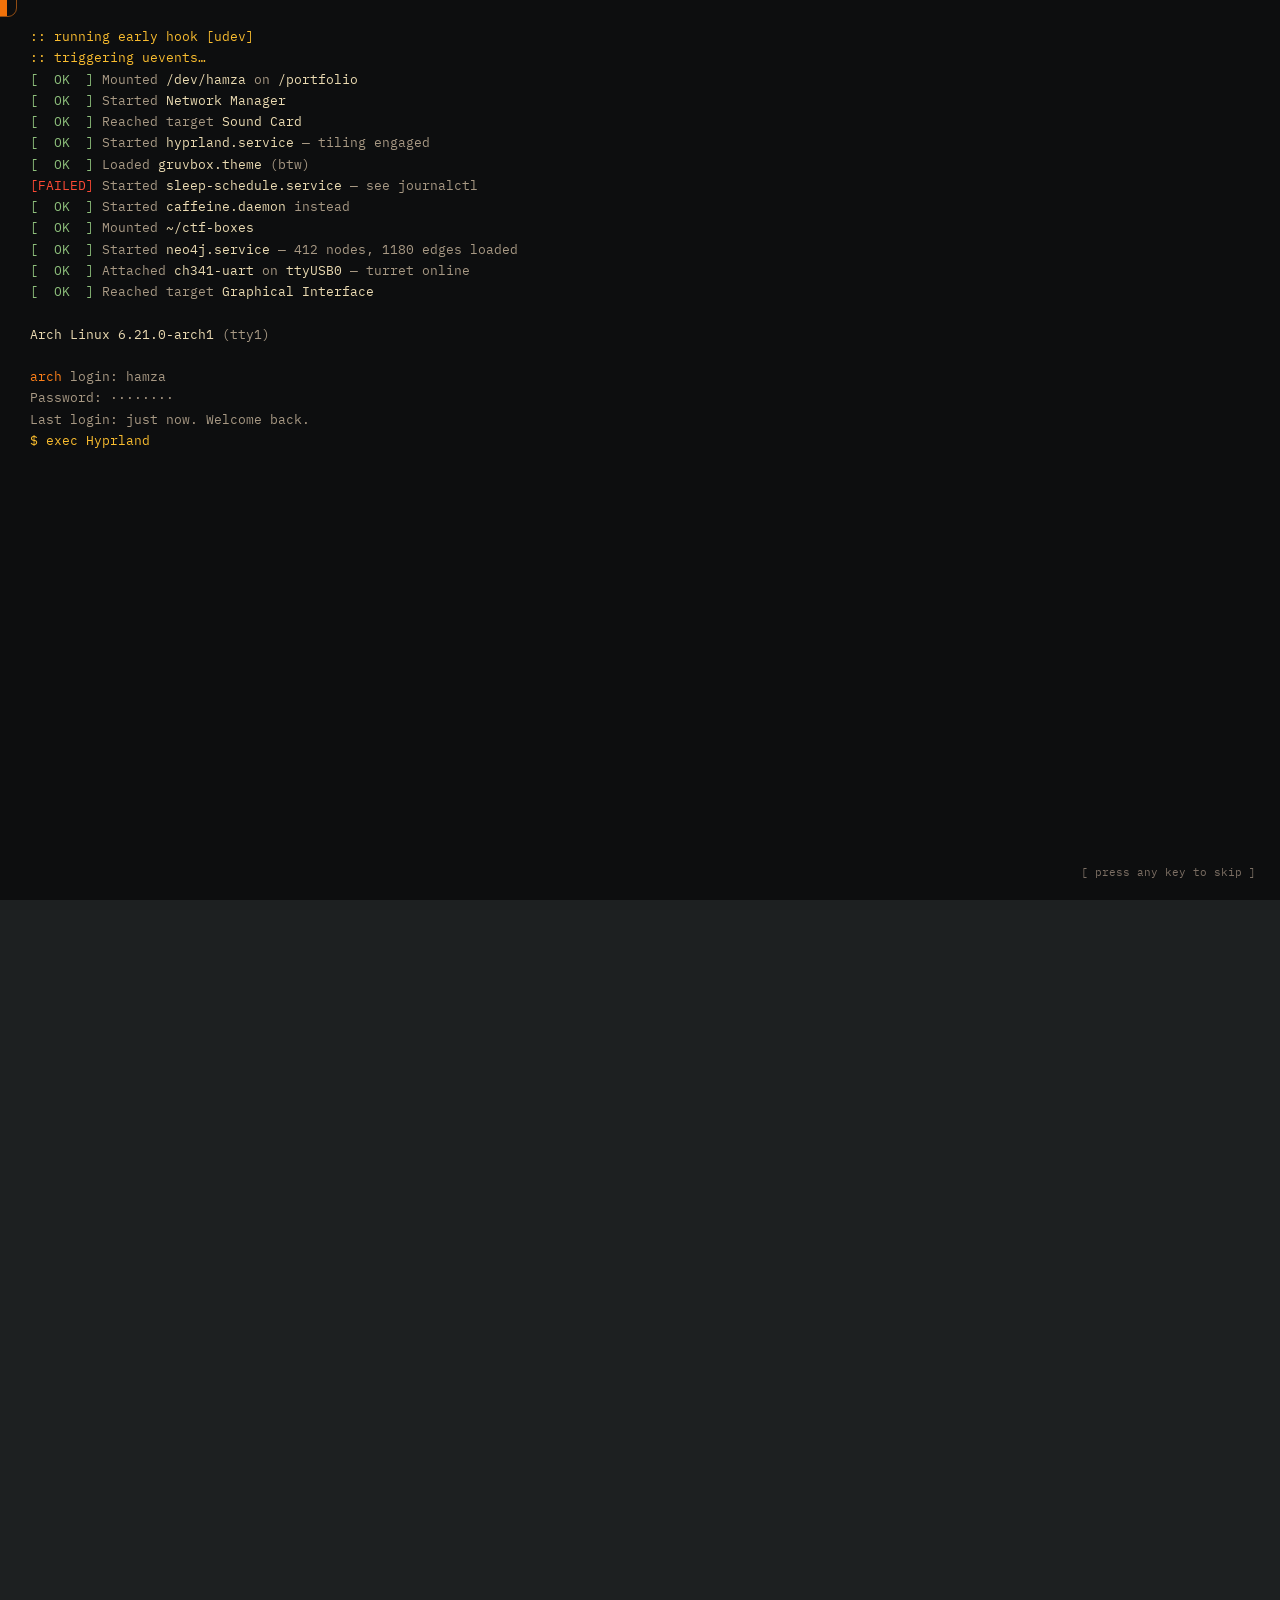
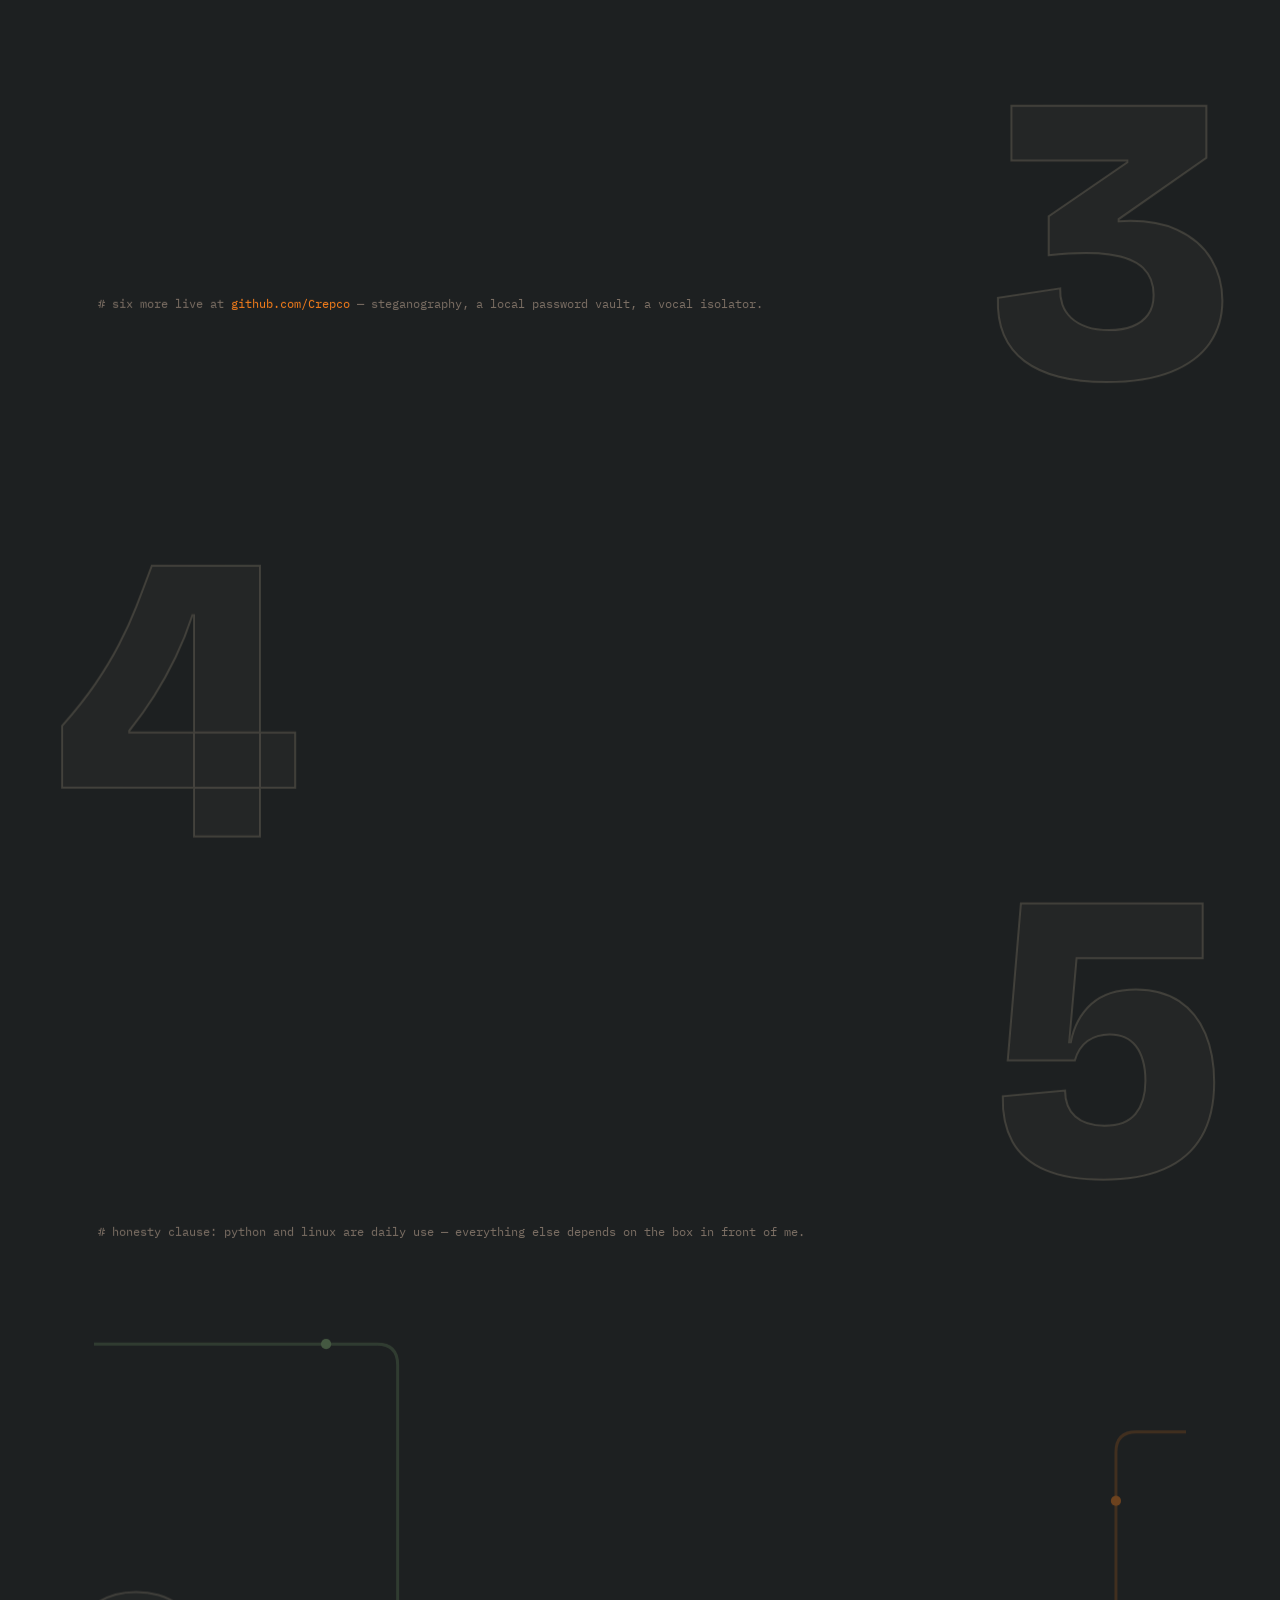
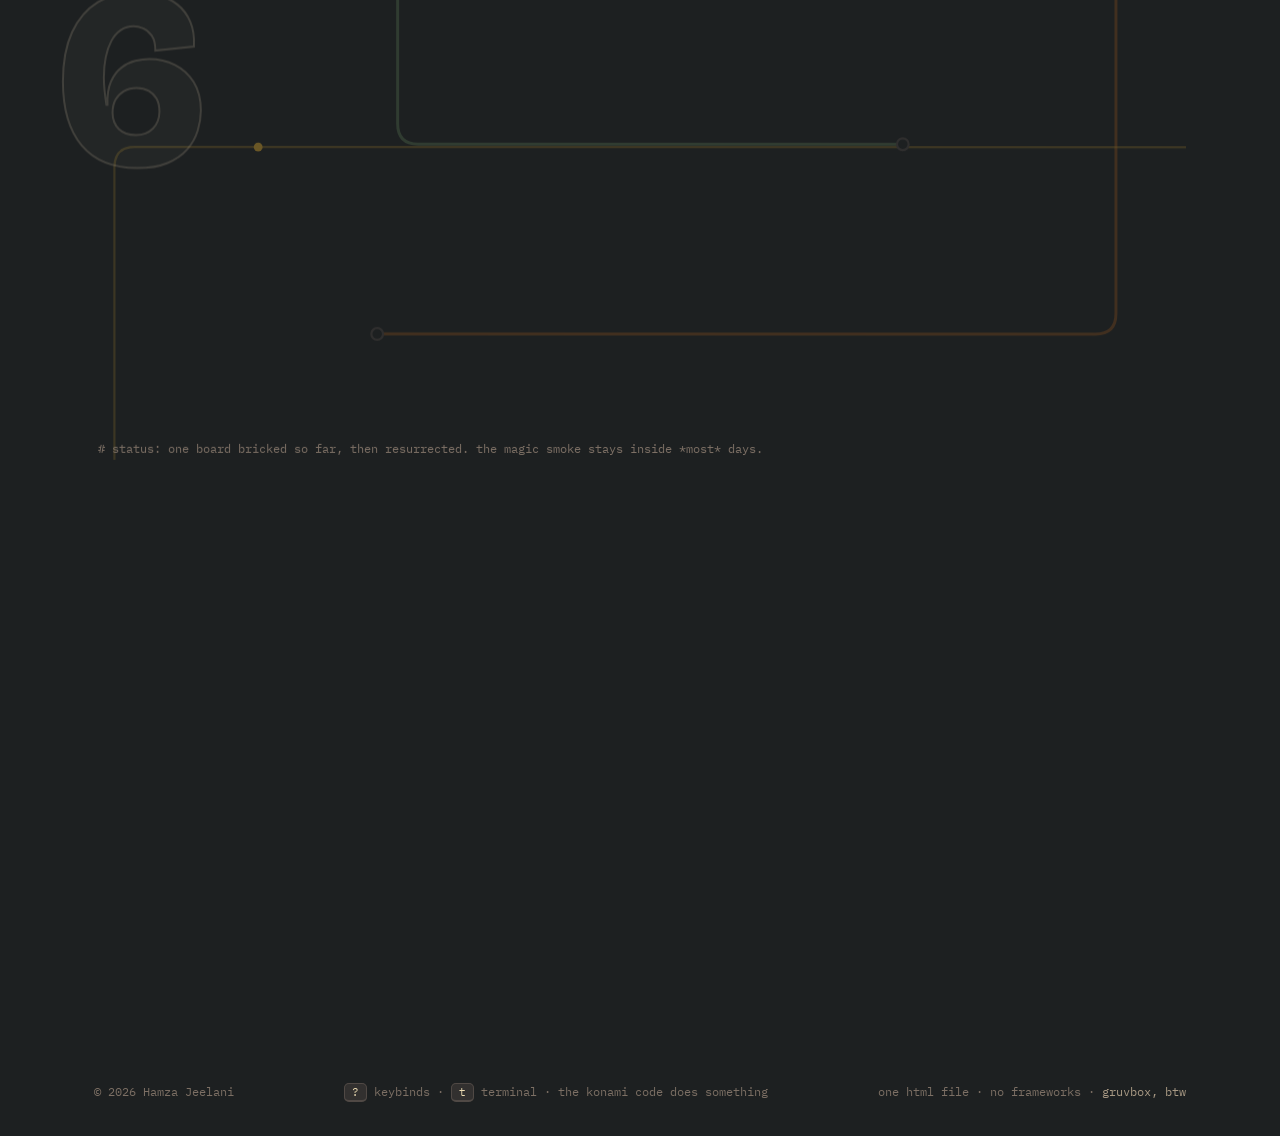
<file: index.html>
<!DOCTYPE html>
<html lang="en">
<head>
<meta charset="UTF-8">     
<meta name="viewport" content="width=device-width, initial-scale=1.0">
<title>Hamza Jeelani — security &amp; systems</title>
<meta name="description" content="Hamza Jeelani — security student from Hyderabad. LLM agents against Active Directory attack paths, a vision-guided turret, EEG focus tracking, and a permanently unfinished Hyprland config.">
<meta property="og:description" content="Security student. LLM agents vs Active Directory, computer vision, and hardware that occasionally works.">
<meta name="theme-color" content="#282828">
<link rel="icon" type="image/svg+xml" href="./favicon.svg">
<link rel="preconnect" href="https://fonts.googleapis.com">
<link rel="preconnect" href="https://fonts.gstatic.com" crossorigin>
<link href="https://fonts.googleapis.com/css2?family=Bricolage+Grotesque:opsz,wght@12..96,500;12..96,700;12..96,800&family=IBM+Plex+Mono:ital,wght@0,400;0,500;1,400&family=IBM+Plex+Sans:wght@400;500;600&display=swap" rel="stylesheet">

<style>
/* ───────────────────────────────────────────────
   gruvbox, btw
─────────────────────────────────────────────── */
:root {
  --wall:    #1d2021;   /* wallpaper          */
  --bg:      #282828;   /* window background  */
  --bg-soft: #32302f;   /* title bars, insets */
  --line:    #3c3836;   /* unfocused border   */
  --line-2:  #504945;
  --fg:      #ebdbb2;
  --dim:     #a89984;
  --faint:   #7c6f64;
  --orange:  #fe8019;   /* focused window     */
  --aqua:    #8ec07c;
  --yellow:  #fabd2f;
  --red:     #fb4934;
  --purple:  #d3869b;
  --blue:    #83a598;

  --mono: 'IBM Plex Mono', ui-monospace, monospace;
  --sans: 'IBM Plex Sans', system-ui, sans-serif;
  --disp: 'Bricolage Grotesque', var(--sans);

  --gap: 14px;          /* hyprland gaps_out  */
  --radius: 10px;
}

* { margin: 0; padding: 0; box-sizing: border-box; }

html { scroll-behavior: smooth; scroll-padding-top: 72px; }

body {
  font-family: var(--sans);
  font-size: 15px;
  line-height: 1.7;
  background: var(--wall);
  color: var(--fg);
  overflow-x: hidden;
}

/* wallpaper: parallax layers, faint grain */
.wall {
  position: fixed; inset: 0; z-index: -1;
  overflow: hidden; pointer-events: none;
}
.wall .layer { position: absolute; inset: -18%; will-change: transform; }
.wall .glow-a { background: radial-gradient(1100px 700px at 85% -10%, rgba(254,128,25,.09), transparent 60%); }
.wall .glow-b { background: radial-gradient(900px 600px at -5% 105%, rgba(142,192,124,.07), transparent 60%); }
.wall .dots {
  background-image: radial-gradient(rgba(235,219,178,.06) 1px, transparent 1.5px);
  background-size: 26px 26px;
}
body::after {
  content: '';
  position: fixed; inset: 0; z-index: -1;
  opacity: .04; pointer-events: none;
  background-image: url("data:image/svg+xml,%3Csvg xmlns='http://www.w3.org/2000/svg' width='160' height='160'%3E%3Cfilter id='n'%3E%3CfeTurbulence type='fractalNoise' baseFrequency='0.9' numOctaves='2'/%3E%3C/filter%3E%3Crect width='160' height='160' filter='url(%23n)'/%3E%3C/svg%3E");
}

::selection { background: rgba(254,128,25,.35); color: #fff; }

a { color: var(--orange); text-decoration: none; }
a:hover { text-decoration: underline; text-underline-offset: 3px; }

:focus-visible {
  outline: 2px solid var(--orange);
  outline-offset: 3px;
  border-radius: 4px;
}

.skip {
  position: absolute; left: 16px; top: -48px; z-index: 1000;
  background: var(--orange); color: var(--wall);
  font-family: var(--mono); font-size: 12px;
  padding: 8px 14px; border-radius: 6px;
  transition: top .15s ease;
}
.skip:focus { top: 12px; text-decoration: none; }

.mono { font-family: var(--mono); }

/* ───────────────────────────────────────────────
   top bar (waybar)
─────────────────────────────────────────────── */
.bar {
  position: fixed; top: 0; left: 0; right: 0; z-index: 100;
  height: 52px;
  display: flex; align-items: center; justify-content: space-between;
  padding: 0 18px;
  background: rgba(29,32,33,.86);
  backdrop-filter: blur(12px);
  -webkit-backdrop-filter: blur(12px);
  border-bottom: 1px solid var(--line);
  font-family: var(--mono); font-size: 12px;
}

.ws { display: flex; gap: 6px; }
.ws a {
  display: flex; align-items: center; justify-content: center;
  min-width: 28px; height: 28px; padding: 0 8px;
  border-radius: 7px;
  color: var(--dim);
  border: 1px solid transparent;
  transition: color .15s ease, background .15s ease;
}
.ws a:hover { color: var(--fg); text-decoration: none; background: var(--bg-soft); }
.ws a.on {
  background: var(--orange); color: var(--wall);
  font-weight: 500;
}
.ws a .ws-name { display: none; margin-left: 6px; }
.ws a.on .ws-name { display: inline; }

.bar-mid { color: var(--faint); display: flex; gap: 14px; align-items: center; }
.bar-mid .host { color: var(--dim); }
.bar-mid .host b { color: var(--aqua); font-weight: 500; }

.bar-right { display: flex; gap: 4px; align-items: center; }
.bar-right a {
  display: flex; align-items: center; gap: 7px;
  color: var(--dim); padding: 6px 10px; border-radius: 7px;
  transition: color .15s ease, background .15s ease;
}
.bar-right a:hover { color: var(--fg); background: var(--bg-soft); text-decoration: none; }
.bar-right svg { display: block; }

/* ───────────────────────────────────────────────
   windows
─────────────────────────────────────────────── */
.window {
  background: var(--bg);
  border: 1px solid var(--line);
  border-radius: var(--radius);
  overflow: hidden;
  box-shadow: 0 18px 40px -20px rgba(0,0,0,.55);
}

.titlebar {
  display: flex; align-items: center; gap: 9px;
  padding: 9px 14px;
  background: var(--bg-soft);
  border-bottom: 1px solid var(--line);
  font-family: var(--mono); font-size: 11.5px;
  color: var(--dim);
}
.titlebar .wdot {
  width: 8px; height: 8px; border-radius: 3px;
  background: var(--faint); flex: none;
}
.titlebar .meta { margin-left: auto; color: var(--faint); }

.pad { padding: 22px 24px; }

/* ───────────────────────────────────────────────
   layout
─────────────────────────────────────────────── */
main { max-width: 1120px; margin: 0 auto; padding: 76px var(--gap) 0; transform-origin: 50% 0; }

section { padding-top: calc(var(--gap) * 2); position: relative; }
section > :not(.ws-num) { position: relative; z-index: 1; }

/* giant workspace number drifting behind each section */
.ws-num {
  position: absolute; top: -30px; right: -3vw; z-index: 0;
  font-family: var(--disp); font-weight: 800; line-height: .8;
  font-size: clamp(180px, 32vw, 440px);
  color: rgba(235,219,178,.03);
  -webkit-text-stroke: 2px rgba(168,153,132,.24);
  pointer-events: none; user-select: none; will-change: transform;
}
section:nth-of-type(even) .ws-num { right: auto; left: -3vw; }
#contact .ws-num { font-size: clamp(140px, 20vw, 280px); top: -60px; }

/* hero parallax wrappers */
.hero > .plx { will-change: transform, opacity; display: flex; }
.hero > .plx > * { flex: 1; display: flex; flex-direction: column; }
.hero > .plx .pad { flex: 1; }

.sec-head {
  display: flex; align-items: baseline; gap: 16px; flex-wrap: wrap;
  margin: 34px 2px 20px;
}
.sec-head .tag {
  font-family: var(--mono); font-size: 12px; color: var(--orange);
}
.sec-head h2 {
  font-family: var(--disp); font-size: clamp(26px, 4vw, 38px);
  font-weight: 700; letter-spacing: -.01em; color: var(--fg);
}

/* ───────────────────────────────────────────────
   hero — workspace 1
─────────────────────────────────────────────── */
.hero {
  display: grid; grid-template-columns: 1.45fr 1fr; gap: var(--gap);
  align-items: stretch;
  padding-top: calc(var(--gap) * 2);
}

.hero-main .pad { padding: clamp(28px, 5vw, 52px); }
.hero-eyebrow {
  font-family: var(--mono); font-size: 12.5px; color: var(--dim);
  margin-bottom: 22px;
}
.hero-eyebrow .tz { color: var(--faint); }

.hero h1 {
  font-family: var(--disp);
  font-size: clamp(46px, 7.5vw, 86px);
  font-weight: 800;
  line-height: 1.02;
  letter-spacing: -.025em;
  margin-bottom: 18px;
}
.hero .claim {
  font-family: var(--disp);
  font-size: clamp(18px, 2.4vw, 24px);
  font-weight: 500;
  color: var(--aqua);
  line-height: 1.35;
  margin-bottom: 18px;
  max-width: 26ch;
}
.hero p.blurb {
  color: var(--dim); max-width: 52ch; margin-bottom: 30px;
}
.hero p.blurb em { color: var(--fg); font-style: normal; }

.btn-row { display: flex; gap: 10px; flex-wrap: wrap; }
.btn {
  display: inline-flex; align-items: center; gap: 8px;
  font-family: var(--mono); font-size: 13px;
  padding: 10px 18px; border-radius: 8px;
  border: 1px solid var(--line-2);
  color: var(--fg);
  transition: border-color .15s ease, background .15s ease, transform .15s ease;
}
.btn:hover { text-decoration: none; border-color: var(--orange); transform: translateY(-1px); }
.btn.solid { background: var(--orange); border-color: var(--orange); color: var(--wall); font-weight: 500; }
.btn.solid:hover { background: #ff9436; }

/* fastfetch pane */
.fetch .pad { padding: 20px 22px; font-family: var(--mono); font-size: 12.5px; }
.fetch-grid { display: flex; gap: 22px; }
.fetch pre.arch {
  color: var(--aqua); font-size: 11px; line-height: 1.5;
  flex: none; align-self: flex-start; margin-top: 2px;
  font-family: var(--mono);
}
.fetch dl { line-height: 2.05; }
.fetch .ff-user { color: var(--orange); font-weight: 500; }
.fetch .ff-sep { color: var(--faint); }
.fetch dl div { display: flex; gap: 10px; }
.fetch dt { color: var(--orange); min-width: 76px; }
.fetch dd { color: var(--fg); }
.fetch dd .sub { color: var(--faint); }
.swatches { display: flex; gap: 6px; margin-top: 16px; }
.swatches i {
  width: 16px; height: 16px; border-radius: 4px; display: block;
}

/* ───────────────────────────────────────────────
   projects — workspace 2
─────────────────────────────────────────────── */
.proj-grid {
  display: grid; grid-template-columns: repeat(3, 1fr); gap: var(--gap);
}

.project { display: flex; flex-direction: column; transition: border-color .2s ease, transform .2s ease, box-shadow .2s ease; }
.project:hover, .project:focus-within {
  border-color: var(--orange);
  transform: translateY(-3px);
  box-shadow: 0 24px 44px -20px rgba(0,0,0,.65);
}
.project:hover .wdot, .project:focus-within .wdot { background: var(--orange); }

.project .titlebar a { color: var(--dim); }
.project .titlebar a:hover { color: var(--fg); text-decoration: none; }
.project .stars { color: var(--yellow); }

.project .pad {
  padding: 18px 20px; flex: 1;
  display: flex; flex-direction: column; gap: 14px;
}
.project h3 {
  font-family: var(--disp); font-size: 19px; font-weight: 700;
  letter-spacing: -.01em;
}
.project h3 a { color: var(--fg); }
.project h3 a:hover { color: var(--orange); text-decoration: none; }
.project p { color: var(--dim); font-size: 13.5px; flex: 1; }

.proj-foot {
  display: flex; align-items: center; justify-content: space-between; gap: 10px;
  font-family: var(--mono); font-size: 11px;
}
.tags { display: flex; gap: 6px; flex-wrap: wrap; }
.tags span {
  color: var(--aqua);
  background: rgba(142,192,124,.08);
  border: 1px solid rgba(142,192,124,.18);
  padding: 2px 8px; border-radius: 5px;
}
.src { color: var(--faint); white-space: nowrap; }
.src:hover { color: var(--orange); text-decoration: none; }

/* flagship: the master window above the stack */
.feature { grid-column: 1 / -1; }
.feature .pad {
  display: grid; grid-template-columns: 1.35fr 1fr; gap: 26px;
  padding: clamp(22px, 3.5vw, 34px);
}
.feature-copy { display: flex; flex-direction: column; gap: 14px; }
.feature-copy .kicker {
  font-family: var(--mono); font-size: 11.5px; color: var(--purple);
  letter-spacing: .04em;
}
.feature-copy h3 {
  font-family: var(--disp); font-size: clamp(24px, 3.2vw, 32px);
  font-weight: 800; letter-spacing: -.015em;
}
.feature-copy h3 a { color: var(--fg); }
.feature-copy h3 a:hover { color: var(--orange); text-decoration: none; }
.feature-copy p { color: var(--dim); font-size: 14px; max-width: 56ch; }
.feature-copy p em { color: var(--fg); font-style: normal; }
.feature-stats { display: flex; gap: 10px; flex-wrap: wrap; margin-top: 2px; }
.feature-stats .stat {
  font-family: var(--mono); font-size: 11px; color: var(--dim);
  border: 1px solid var(--line-2); border-radius: 6px;
  padding: 5px 10px; background: rgba(50,48,47,.5);
}
.feature-stats .stat b { color: var(--aqua); font-weight: 600; }
.feature-viz {
  position: relative; min-height: 220px;
  background: #141617; border: 1px solid var(--line); border-radius: 8px;
  overflow: hidden;
}
.feature-viz svg { position: absolute; inset: 0; width: 100%; height: 100%; }
.feature-viz .viz-cap {
  position: absolute; left: 10px; bottom: 8px;
  font-family: var(--mono); font-size: 10px; color: var(--faint);
}
.feature:hover { transform: translateY(-3px); }

/* ───────────────────────────────────────────────
   about — workspace 3
─────────────────────────────────────────────── */
.about-grid { display: grid; grid-template-columns: 1.5fr 1fr; gap: var(--gap); align-items: start; }

.about-md .pad { display: flex; flex-direction: column; gap: 16px; }
.about-md p { color: var(--dim); }
.about-md p strong { color: var(--fg); font-weight: 600; }

blockquote.creed {
  border-left: 3px solid var(--orange);
  padding: 6px 0 6px 18px;
  font-family: var(--disp); font-size: 19px; font-weight: 600;
  line-height: 1.5; color: var(--fg);
  margin: 6px 0;
}
blockquote.creed .q { color: var(--orange); }

.now ul { list-style: none; display: flex; flex-direction: column; gap: 12px; }
.now li {
  display: flex; gap: 12px; align-items: baseline;
  font-size: 13.5px; color: var(--dim);
}
.now li::before {
  content: '->'; font-family: var(--mono);
  color: var(--aqua); flex: none; font-size: 12px;
}
.now li b { color: var(--fg); font-weight: 600; }
.now .pad { padding: 20px 22px; }

/* ───────────────────────────────────────────────
   stack — workspace 4
─────────────────────────────────────────────── */
.stack-grid { display: grid; grid-template-columns: repeat(3, 1fr); gap: var(--gap); }

.pkgs .pad { padding: 16px 18px; font-family: var(--mono); font-size: 12.5px; line-height: 2.1; }
.pkgs .ln { display: flex; gap: 8px; white-space: nowrap; }
.pkgs .repo { color: var(--faint); }
.pkgs .pkg { color: var(--fg); font-weight: 500; }
.pkgs .ver { color: var(--aqua); }
.pkgs .note { color: var(--faint); font-style: italic; overflow: hidden; text-overflow: ellipsis; }

.stack-note {
  margin-top: var(--gap);
  font-family: var(--mono); font-size: 12px; color: var(--faint);
  padding: 0 4px;
}

/* ───────────────────────────────────────────────
   contact — workspace 5
─────────────────────────────────────────────── */
.contact .pad { padding: clamp(30px, 5vw, 56px); text-align: left; }
.contact h2 {
  font-family: var(--disp); font-size: clamp(30px, 5vw, 52px);
  font-weight: 800; letter-spacing: -.02em; line-height: 1.05;
  margin-bottom: 14px; max-width: 18ch;
}
.contact h2 .amp { color: var(--orange); }
.contact p { color: var(--dim); max-width: 54ch; margin-bottom: 28px; }

/* footer */
footer {
  max-width: 1120px; margin: 0 auto;
  padding: 26px var(--gap) 34px;
  display: flex; justify-content: space-between; gap: 12px; flex-wrap: wrap;
  font-family: var(--mono); font-size: 11.5px; color: var(--faint);
}
footer a { color: var(--dim); }

/* ───────────────────────────────────────────────
   tiling animation
─────────────────────────────────────────────── */
@keyframes tile-in {
  from { opacity: 0; transform: scale(.94) translateY(14px); }
  to   { opacity: 1; transform: scale(1) translateY(0); }
}
html.js .tile { opacity: 0; }
html.js .tile.open {
  animation: tile-in .55s cubic-bezier(.22, 1, .36, 1) both;
}

@media (prefers-reduced-motion: reduce) {
  html { scroll-behavior: auto; }
  html.js .tile { opacity: 1; }
  html.js .tile.open { animation: none; }
  .project, .btn { transition: none; }
}

/* ───────────────────────────────────────────────
   boot sequence
─────────────────────────────────────────────── */
html.booting { overflow: hidden; }

#boot {
  position: fixed; inset: 0; z-index: 10000;
  background: #0d0e0f;
  font-family: var(--mono); font-size: 12.5px; line-height: 1.7;
  padding: 26px 30px;
  overflow: hidden;
}
#boot.off { transition: opacity .4s ease; opacity: 0; pointer-events: none; }
#boot-log { white-space: pre-wrap; color: var(--dim); }
#boot-log .svc { color: var(--fg); }
#boot-log .k { color: var(--yellow); }
#boot-log .fail { color: var(--red); }
.boot-hint {
  position: absolute; bottom: 18px; right: 24px;
  color: var(--faint); font-size: 11px;
  animation: blink-soft 1.3s steps(2, start) infinite;
}
@keyframes blink-soft { 50% { opacity: .2; } }

/* shared terminal palette */
#boot-log .ok, #term-out .ok { color: var(--aqua); }
#boot-log .o, #term-out .o { color: var(--orange); }
#term-out .err { color: var(--red); }
#term-out .warn { color: var(--yellow); }
#term-out .dim { color: var(--faint); }
#term-out .big { font-weight: 600; letter-spacing: .06em; }

/* gruvbox scrollbars */
::-webkit-scrollbar { width: 10px; height: 10px; }
::-webkit-scrollbar-thumb { background: var(--line-2); border-radius: 5px; border: 2px solid var(--wall); }
::-webkit-scrollbar-track { background: transparent; }

/* ───────────────────────────────────────────────
   matrix rain + spark canvases
─────────────────────────────────────────────── */
#rain {
  position: fixed; inset: 0; z-index: -1;
  opacity: .13; pointer-events: none;
  transition: opacity .8s ease;
}
html.rave #rain { opacity: .55; }
#fx { position: fixed; inset: 0; z-index: 9997; pointer-events: none; }

/* ───────────────────────────────────────────────
   custom cursor — terminal caret + lagging frame
─────────────────────────────────────────────── */
@media (pointer: fine) {
  html.cur, html.cur * { cursor: none !important; }
  .cur-dot, .cur-ring {
    position: fixed; top: 0; left: 0; z-index: 10001;
    pointer-events: none; will-change: transform;
  }
  .cur-dot { width: 7px; height: 16px; background: var(--orange); mix-blend-mode: difference; }
  .cur-ring {
    width: 34px; height: 34px; margin: -17px 0 0 -17px;
    border: 1.5px solid rgba(254,128,25,.55); border-radius: 9px;
    transition: width .18s ease, height .18s ease, margin .18s ease, border-color .18s ease;
  }
  html.cur-hot .cur-ring {
    width: 52px; height: 52px; margin: -26px 0 0 -26px;
    border-color: var(--aqua);
  }
}

/* ───────────────────────────────────────────────
   draggable windows (tiling always wins)
─────────────────────────────────────────────── */
.titlebar { cursor: grab; user-select: none; }
.window.dragging {
  position: relative; z-index: 600;
  box-shadow: 0 50px 100px -30px rgba(0,0,0,.9);
}
.window.dragging .titlebar { cursor: grabbing; }
html.js .tile.settled { animation: none; opacity: 1; }

/* 3d tilt + glare on projects */
.proj-grid { perspective: 1100px; }
.project { position: relative; }
.project::after {
  content: ''; position: absolute; inset: 0; z-index: 2;
  pointer-events: none; opacity: 0; transition: opacity .25s ease;
  background: radial-gradient(420px circle at var(--gx, 50%) var(--gy, 50%),
              rgba(235,219,178,.09), transparent 65%);
}
.project:hover::after { opacity: 1; }
.project.tilting { transition: border-color .2s ease, box-shadow .2s ease; }

/* typed caret on the hero claim */
.tcaret {
  display: inline-block; width: .55ch; height: 1.05em;
  background: var(--aqua); margin-left: 3px; vertical-align: -.12em;
  animation: blink-soft 1s steps(2, start) infinite;
}

/* occasional chromatic glitch on the name */
.glitchable { position: relative; z-index: 0; }
.glitching::before, .glitching::after {
  content: attr(data-text);
  position: absolute; inset: 0; z-index: -1;
  pointer-events: none; opacity: .8;
}
.glitching::before { color: var(--red);  animation: glitch-a .38s steps(4, jump-none) both; }
.glitching::after  { color: var(--aqua); animation: glitch-b .38s steps(4, jump-none) both; }
@keyframes glitch-a {
  0%   { transform: translate(-4px, -2px); clip-path: inset(10% 0 62% 0); }
  33%  { transform: translate(3px, 1px);   clip-path: inset(44% 0 28% 0); }
  66%  { transform: translate(-5px, 2px);  clip-path: inset(70% 0 6% 0); }
  100% { transform: translate(2px, -1px);  clip-path: inset(24% 0 50% 0); }
}
@keyframes glitch-b {
  0%   { transform: translate(4px, 2px);   clip-path: inset(58% 0 18% 0); }
  33%  { transform: translate(-3px, -2px); clip-path: inset(12% 0 74% 0); }
  66%  { transform: translate(5px, -1px);  clip-path: inset(38% 0 40% 0); }
  100% { transform: translate(-2px, 1px);  clip-path: inset(80% 0 4% 0); }
}

/* ───────────────────────────────────────────────
   waybar extras — sys monitors, term launcher
─────────────────────────────────────────────── */
.bar-mid .sys { color: var(--faint); }
.bar-mid .sys b { color: var(--aqua); font-weight: 500; }
.bar-mid .sys.hot b { color: var(--red); }
.bar-right button {
  display: flex; align-items: center; gap: 7px;
  color: var(--dim); padding: 6px 10px; border-radius: 7px;
  background: none; border: 0; font: inherit;
  transition: color .15s ease, background .15s ease;
}
.bar-right button:hover { color: var(--fg); background: var(--bg-soft); }

/* ───────────────────────────────────────────────
   floating terminal
─────────────────────────────────────────────── */
#term {
  position: fixed; z-index: 900;
  left: 50%; top: 13vh;
  width: min(680px, 94vw);
  transform: translateX(-50%);
  border-color: var(--line-2);
  box-shadow: 0 50px 110px -24px rgba(0,0,0,.85);
  flex-direction: column;
}
#term:not([hidden]) { display: flex; }
#term.opening { animation: term-pop .32s cubic-bezier(.22, 1, .36, 1) both; }
@keyframes term-pop {
  from { opacity: 0; transform: translateX(-50%) scale(.92) translateY(16px); }
  to   { opacity: 1; transform: translateX(-50%) scale(1) translateY(0); }
}
#term .term-body {
  font-family: var(--mono); font-size: 12.5px; line-height: 1.65;
  padding: 14px 16px;
  height: min(340px, 52vh);
  overflow-y: auto;
  background: rgba(29,32,33,.96);
}
#term-out { white-space: pre-wrap; word-break: break-word; color: var(--fg); }
.term-line { display: flex; gap: 8px; margin-top: 2px; }
.term-line .prompt { color: var(--dim); white-space: nowrap; }
.term-line .prompt b { color: var(--aqua); font-weight: 500; }
#term-in {
  flex: 1; min-width: 0; background: none; border: 0; outline: 0;
  font: inherit; color: var(--fg); caret-color: var(--orange);
}
@media (pointer: coarse) { #term-in, #term .term-body { font-size: 16px; } }

.titlebar .tb-x {
  margin-left: 10px; width: 20px; height: 20px; flex: none;
  display: flex; align-items: center; justify-content: center;
  background: none; border: 0; border-radius: 5px;
  color: var(--dim); font: inherit; font-size: 10px;
}
.titlebar .tb-x:hover { background: var(--red); color: var(--wall); }

/* ───────────────────────────────────────────────
   keybind cheatsheet + toast
─────────────────────────────────────────────── */
#binds {
  position: fixed; inset: 0; z-index: 950;
  background: rgba(13,14,15,.6);
  backdrop-filter: blur(5px); -webkit-backdrop-filter: blur(5px);
  place-items: center; padding: 20px;
}
#binds:not([hidden]) { display: grid; }
#binds .window { width: min(460px, 100%); animation: pop-in .25s cubic-bezier(.22, 1, .36, 1) both; }
@keyframes pop-in { from { opacity: 0; transform: scale(.94) translateY(10px); } }
#binds .pad { display: flex; flex-direction: column; gap: 11px; font-family: var(--mono); font-size: 12.5px; }
#binds .b-row { display: flex; align-items: baseline; gap: 14px; color: var(--dim); }
#binds .keys { min-width: 150px; display: flex; gap: 4px; flex-wrap: wrap; }
#binds .hint { color: var(--faint); font-style: italic; margin-top: 6px; }
#binds .hint .o { color: var(--orange); font-style: normal; }

kbd {
  font-family: var(--mono); font-size: 11px; color: var(--fg);
  background: var(--bg-soft);
  border: 1px solid var(--line-2); border-bottom-width: 2px;
  border-radius: 5px; padding: 1px 7px;
}

#toast {
  position: fixed; right: 16px; bottom: 16px; z-index: 920;
  max-width: min(380px, calc(100vw - 32px));
  font-family: var(--mono); font-size: 12px;
  border-left: 3px solid var(--orange);
}
#toast .pad { padding: 12px 16px; color: var(--dim); }
#toast .ok { color: var(--aqua); }
#toast.show { animation: toast-in .4s cubic-bezier(.22, 1, .36, 1) both; }
@keyframes toast-in { from { opacity: 0; transform: translateY(16px) scale(.97); } }

/* ───────────────────────────────────────────────
   CRT mode (konami / `crt`)
─────────────────────────────────────────────── */
#crt { position: fixed; inset: 0; z-index: 9990; pointer-events: none; display: none; }
html.crt #crt { display: block; }
#crt::before {
  content: ''; position: absolute; inset: 0;
  background: repeating-linear-gradient(0deg, rgba(0,0,0,.25) 0 1px, transparent 1px 3px);
}
#crt::after {
  content: ''; position: absolute; inset: 0;
  background: radial-gradient(ellipse at center, transparent 58%, rgba(0,0,0,.42) 100%);
}
#crt .roll {
  position: absolute; left: 0; right: 0; height: 140px; top: -20%;
  background: linear-gradient(180deg, transparent, rgba(235,219,178,.05), transparent);
  animation: crt-roll 6s linear infinite;
}
@keyframes crt-roll { to { top: 120%; } }
#crt .flick { position: absolute; inset: 0; background: rgba(235,219,178,.025); animation: crt-flick .12s steps(2) infinite; }
@keyframes crt-flick { 50% { opacity: 0; } }
html.crt body { text-shadow: 0 0 2px rgba(235,219,178,.35); }

/* ───────────────────────────────────────────────
   the forbidden command
─────────────────────────────────────────────── */
html.dying { overflow: hidden; }
html.dying main { animation: quake .35s linear infinite; }
@keyframes quake {
  0%, 100% { transform: translate(0, 0); }
  20% { transform: translate(-7px, 4px) rotate(.2deg); }
  40% { transform: translate(6px, -3px) rotate(-.3deg); }
  60% { transform: translate(-5px, -6px) rotate(.25deg); }
  80% { transform: translate(7px, 4px) rotate(-.2deg); }
}
#gcover { position: fixed; inset: 0; z-index: 9998; pointer-events: none; display: none; mix-blend-mode: screen; }
html.dying #gcover {
  display: block;
  background: repeating-linear-gradient(0deg,
    transparent 0 9px, rgba(251,73,52,.10) 9px 11px,
    transparent 11px 27px, rgba(131,165,152,.08) 27px 29px);
  animation: gflash .09s steps(2) infinite;
}
@keyframes gflash {
  0%   { transform: translateY(0); opacity: .9; }
  50%  { transform: translateY(-8px) skewX(1.5deg); opacity: .35; }
  100% { transform: translateY(6px); opacity: .8; }
}
#panic {
  position: fixed; inset: 0; z-index: 9999; display: none;
  background: #0d0e0f; color: var(--dim);
  font-family: var(--mono); font-size: 12.5px; line-height: 1.75;
  padding: 9vh 7vw; white-space: pre-wrap; overflow: hidden;
}
#panic .r { color: var(--red); font-weight: 600; }

@media (prefers-reduced-motion: reduce) {
  #rain, .cur-dot, .cur-ring, #crt .roll, #crt .flick { display: none !important; }
  .glitching::before, .glitching::after { content: none; animation: none; }
  #term.opening, #binds .window, #toast.show { animation: none; }
  html.dying main { animation: none; }
}

/* ───────────────────────────────────────────────
   lab — workspace 5 (the hardware bench)
─────────────────────────────────────────────── */
.lab-grid { display: grid; grid-template-columns: 1.45fr 1fr; gap: var(--gap); align-items: stretch; }
.lab-grid-2 { display: grid; grid-template-columns: repeat(3, 1fr); gap: var(--gap); margin-top: var(--gap); }

/* copper traces drifting behind the bench */
section .pcb { position: absolute; inset: 0; z-index: 0; pointer-events: none; opacity: .35; }
.pcb svg { width: 100%; height: 100%; display: block; }

/* the obligatory blink sketch */
.blinky {
  margin-left: auto; display: inline-flex; align-items: center; gap: 8px;
  font-family: var(--mono); font-size: 11px; color: var(--faint);
}
.blinky i {
  width: 9px; height: 9px; border-radius: 50%; flex: none;
  background: var(--orange); box-shadow: 0 0 9px rgba(254,128,25,.9);
  animation: blink-led 1s steps(1) infinite;
}
@keyframes blink-led { 50% { background: #4a3526; box-shadow: none; } }

/* oscilloscope */
.scope .pad { padding: 14px 16px 12px; }
#scope-cv {
  display: block; width: 100%; height: 220px;
  background: #141617; border: 1px solid var(--line); border-radius: 6px;
}
.scope-ui { display: flex; align-items: center; gap: 7px; flex-wrap: wrap; margin-top: 12px; }
.scope-btn {
  font-family: var(--mono); font-size: 11px;
  background: var(--bg-soft); color: var(--dim);
  border: 1px solid var(--line-2); border-radius: 6px; padding: 4px 10px;
  transition: color .15s ease, border-color .15s ease, background .15s ease;
}
.scope-btn:hover { color: var(--fg); border-color: var(--orange); }
.scope-btn.on { background: var(--orange); border-color: var(--orange); color: var(--wall); font-weight: 500; }
.scope-read { margin-left: auto; font-family: var(--mono); font-size: 11px; color: var(--aqua); white-space: nowrap; }
.scope-read .trig { color: var(--yellow); animation: blink-soft 1.2s steps(2, start) infinite; }

/* serial monitor */
.serial { display: flex; flex-direction: column; }
.serial .pad { flex: 1; min-height: 0; padding: 0; }
.serial .titlebar .meta { margin-left: 12px; }
.io-wrap { margin-left: auto; display: flex; align-items: center; gap: 5px; font-size: 10.5px; color: var(--faint); }
.io-led { display: inline-block; width: 7px; height: 7px; border-radius: 2px; background: var(--line-2); }
.io-led.on { background: var(--aqua); box-shadow: 0 0 6px rgba(142,192,124,.85); }
#serial-log {
  height: 100%; min-height: 240px; max-height: 360px; overflow-y: auto;
  font-family: var(--mono); font-size: 11.5px; line-height: 1.8;
  padding: 12px 16px;
}
#serial-log .st { color: var(--faint); }
#serial-log .g { color: var(--aqua); }
#serial-log .y { color: var(--yellow); }
#serial-log .r { color: var(--red); }

/* i2c bus scan */
.i2c .pad { padding: 16px 18px; }
.i2c pre {
  font-family: var(--mono); font-size: 10.5px; line-height: 1.9;
  color: var(--dim); overflow-x: auto;
}
.i2c .hit { color: var(--orange); font-weight: 600; }
.i2c .legend { margin-top: 10px; font-family: var(--mono); font-size: 11px; color: var(--faint); }

@media (max-width: 980px) {
  .lab-grid { grid-template-columns: 1fr; }
  .lab-grid-2 { grid-template-columns: repeat(2, 1fr); }
}
@media (max-width: 620px) {
  .lab-grid-2 { grid-template-columns: 1fr; }
  .blinky { display: none; }
}
@media (prefers-reduced-motion: reduce) {
  .pcb .pulse, .feature-viz .pulse { display: none; }
  .blinky i, .scope-read .trig { animation: none; }
}

/* ───────────────────────────────────────────────
   responsive
─────────────────────────────────────────────── */
@media (max-width: 980px) {
  .proj-grid, .stack-grid { grid-template-columns: repeat(2, 1fr); }
  .hero { grid-template-columns: 1fr; }
  .bar-mid .host { display: none; }
  .feature .pad { grid-template-columns: 1fr; }
  .feature-viz { min-height: 190px; }
}
@media (max-width: 620px) {
  .proj-grid, .stack-grid, .about-grid { grid-template-columns: 1fr; }
  .bar-mid { display: none; }
  .ws a .ws-name { display: none !important; }
  .bar-right a > span, .bar-right button .bl { display: none; }
  .fetch-grid pre.arch { display: none; }
}
</style>
</head>
<body>
<a class="skip" href="#main">skip to content</a>

<!-- ── boot sequence ───────────────────────── -->
<div id="boot" aria-hidden="true">
  <div id="boot-log"></div>
  <div class="boot-hint">[ press any key to skip ]</div>
</div>

<div class="wall" aria-hidden="true">
  <div class="layer dots" data-wall="-0.03" data-mouse="8"></div>
  <div class="layer glow-a" data-wall="-0.06" data-mouse="24"></div>
  <div class="layer glow-b" data-wall="-0.10" data-mouse="-32"></div>
</div>
<canvas id="rain" aria-hidden="true"></canvas>

<!-- ── waybar ──────────────────────────────── -->
<header class="bar">
  <nav class="ws" aria-label="Workspaces">
    <a href="#home"     data-ws="home"     class="on">1<span class="ws-name">home</span></a>
    <a href="#projects" data-ws="projects">2<span class="ws-name">projects</span></a>
    <a href="#about"    data-ws="about">3<span class="ws-name">about</span></a>
    <a href="#stack"    data-ws="stack">4<span class="ws-name">stack</span></a>
    <a href="#lab"      data-ws="lab">5<span class="ws-name">lab</span></a>
    <a href="#contact"  data-ws="contact">6<span class="ws-name">contact</span></a>
  </nav>
  <div class="bar-mid" aria-hidden="true">
    <span class="host"><b>hamza</b>@arch</span>
    <span class="sys">cpu <b id="cpu">3%</b></span>
    <span class="sys">mem <b id="mem">1.2G</b></span>
    <span id="clock"></span>
  </div>
  <div class="bar-right">
    <button id="term-btn" title="terminal — or press t" aria-label="Open terminal">
      <span aria-hidden="true">&gt;_</span><span class="bl">term</span>
    </button>
    <a href="https://github.com/Crepco" target="_blank" rel="noopener noreferrer" aria-label="GitHub profile">
      <svg width="15" height="15" viewBox="0 0 24 24" fill="currentColor" aria-hidden="true"><path d="M12 .5C5.7.5.5 5.7.5 12c0 5.1 3.3 9.4 7.9 10.9.6.1.8-.2.8-.6v-2c-3.2.7-3.9-1.4-3.9-1.4-.5-1.3-1.3-1.7-1.3-1.7-1-.7.1-.7.1-.7 1.2.1 1.8 1.2 1.8 1.2 1 1.8 2.7 1.3 3.4 1 .1-.8.4-1.3.7-1.6-2.6-.3-5.3-1.3-5.3-5.7 0-1.3.4-2.3 1.2-3.1-.1-.3-.5-1.5.1-3.1 0 0 1-.3 3.2 1.2a11 11 0 0 1 5.8 0C16.2 4.7 17.2 5 17.2 5c.6 1.6.2 2.8.1 3.1.8.8 1.2 1.8 1.2 3.1 0 4.4-2.7 5.4-5.3 5.7.4.4.8 1.1.8 2.2v3.2c0 .4.2.7.8.6 4.6-1.5 7.9-5.8 7.9-10.9C23.5 5.7 18.3.5 12 .5z"/></svg>
      <span>github</span>
    </a>
    <a href="mailto:hamza0jeelani@gmail.com" aria-label="Email Hamza">
      <svg width="15" height="15" viewBox="0 0 24 24" fill="none" stroke="currentColor" stroke-width="2" stroke-linecap="round" stroke-linejoin="round" aria-hidden="true"><rect x="2" y="4" width="20" height="16" rx="2"/><path d="m22 7-10 6L2 7"/></svg>
      <span>mail</span>
    </a>
  </div>
</header>

<main id="main">

  <!-- ── workspace 1: home ─────────────────── -->
  <section id="home" aria-label="Intro">
    <span class="ws-num" aria-hidden="true">1</span>
    <div class="hero">
      <div class="plx" data-plx="-0.055">
      <div class="window tile hero-main">
        <div class="titlebar"><span class="wdot"></span>~/hamza <span class="meta">workspace 1</span></div>
        <div class="pad">
          <div class="hero-eyebrow">Hyderabad, India <span class="tz">· UTC+5:30</span></div>
          <h1 class="glitchable" data-text="Hamza Jeelani">Hamza Jeelani</h1>
          <p class="claim">I take things apart to see why they work.</p>
          <p class="blurb">
            Security student in Hyderabad. Lately that means benchmarking whether
            <em>LLM agents can find attack paths</em> a human would, teaching a camera
            to aim a turret, and reading my own brainwaves off an Arduino. Every one
            of them started as a question I couldn't look up.
          </p>
          <div class="btn-row">
            <a class="btn solid" href="mailto:hamza0jeelani@gmail.com">email me</a>
            <a class="btn" href="https://github.com/Crepco" target="_blank" rel="noopener noreferrer">github &nearr;</a>
            <a class="btn" href="Hamza_Jeelani_CV.pdf" download>download cv</a>
          </div>
        </div>
      </div>
      </div>

      <div class="plx" data-plx="-0.115">
      <aside class="window tile fetch" aria-label="System info, fastfetch style">
        <div class="titlebar"><span class="wdot"></span>fastfetch</div>
        <div class="pad">
          <div class="fetch-grid">
            <pre class="arch" aria-hidden="true">      /\
     /  \
    /    \
   /  __  \
  /  |  |  \
 /_-&#39;&#39;  &#39;&#39;-_\</pre>
            <dl>
              <div style="margin-bottom:4px"><span class="ff-user">hamza</span><span class="ff-sep">@</span><span class="ff-user">arch</span></div>
              <div><dt>os</dt><dd>Arch Linux <span class="sub">(btw)</span></dd></div>
              <div><dt>wm</dt><dd>Hyprland</dd></div>
              <div><dt>shell</dt><dd>zsh</dd></div>
              <div><dt>editor</dt><dd>neovim</dd></div>
              <div><dt>uptime</dt><dd>21 years</dd></div>
              <div><dt>focus</dt><dd>offensive security</dd></div>
              <div><dt>research</dt><dd>llm agents vs AD <span class="sub">· ariadne</span></dd></div>
              <div><dt>training</dt><dd>THM · HackTheBox</dd></div>
              <div><dt>bench</dt><dd>uno · esp32 <span class="sub">· a ch340 clone</span></dd></div>
            </dl>
          </div>
          <div class="swatches" aria-hidden="true">
            <i style="background:#3c3836"></i><i style="background:#fb4934"></i><i style="background:#b8bb26"></i><i style="background:#fabd2f"></i><i style="background:#83a598"></i><i style="background:#d3869b"></i><i style="background:#8ec07c"></i><i style="background:#ebdbb2"></i>
          </div>
        </div>
      </aside>
      </div>
    </div>
  </section>

  <!-- ── workspace 2: projects ─────────────── -->
  <section id="projects" aria-label="Projects">
    <span class="ws-num" aria-hidden="true">2</span>
    <div class="sec-head tile">
      <span class="tag">[2]</span>
      <h2>Things I built to answer a question</h2>
    </div>
    <div class="proj-grid">

      <article class="window tile project feature">
        <div class="titlebar"><span class="wdot"></span>Ariadne
          <span class="meta stars" data-repo="Ariadne">★ 9</span>
        </div>
        <div class="pad">
          <div class="feature-copy">
            <span class="kicker">// flagship — research</span>
            <h3><a href="https://github.com/Crepco/Ariadne" target="_blank" rel="noopener noreferrer">Ariadne</a></h3>
            <p>
              Can an LLM agent trace an Active Directory attack path to Domain Admin
              on its own — and how does it compare to BloodHound? I built the benchmark
              to find out. Synthetic domains generated straight into the BloodHound Neo4j
              schema, a ReAct agent hunting paths, and a scorer that checks every claim
              against ground truth.
            </p>
            <p>
              It finds paths BloodHound structurally <em>can't</em> — kerberoasting,
              delegation flaws, credentials sitting in a description field — because
              those live in node properties, not graph edges.
            </p>
            <div class="feature-stats">
              <span class="stat"><b>83.8%</b> correctness</span>
              <span class="stat"><b>0</b> hallucinated edges</span>
              <span class="stat"><b>1/17th</b> cost on mini</span>
            </div>
            <div class="proj-foot" style="margin-top:auto">
              <div class="tags"><span>python</span><span>neo4j</span><span>llm agents</span><span>bloodhound</span></div>
              <a class="src" href="https://github.com/Crepco/Ariadne" target="_blank" rel="noopener noreferrer">source &nearr;</a>
            </div>
          </div>
          <div class="feature-viz" aria-hidden="true">
            <svg viewBox="0 0 380 254" fill="none" preserveAspectRatio="xMidYMid meet">
              <g stroke="#504945" stroke-width="1.5">
                <path id="ap1" d="M 66 38 V 59 H 138 V 80"/>
                <path id="ap2" d="M 138 106 V 127 H 210 V 148"/>
                <path id="ap3" d="M 210 174 V 195 H 288 V 216"/>
              </g>
              <g font-family="IBM Plex Mono, monospace" font-size="8" fill="#7c6f64">
                <text x="102" y="56">MemberOf</text>
                <text x="174" y="124">GenericAll</text>
                <text x="249" y="192">DCSync</text>
              </g>
              <g stroke-width="1.5">
                <rect x="14"  y="12"  width="104" height="26" rx="5" fill="#1d2021" stroke="#83a598"/>
                <rect x="86"  y="80"  width="104" height="26" rx="5" fill="#1d2021" stroke="#8ec07c"/>
                <rect x="158" y="148" width="104" height="26" rx="5" fill="#1d2021" stroke="#fabd2f"/>
                <rect x="230" y="216" width="116" height="26" rx="5" fill="rgba(254,128,25,.12)" stroke="#fe8019"/>
              </g>
              <g font-family="IBM Plex Mono, monospace" font-size="9.5" fill="#ebdbb2">
                <text x="26"  y="29">svc_sql@corp</text>
                <text x="98"  y="97">HELPDESK</text>
                <text x="170" y="165">DC01.corp</text>
                <text x="242" y="233" fill="#fe8019">DOMAIN ADMINS</text>
              </g>
              <circle class="pulse" r="3" fill="#8ec07c">
                <animateMotion dur="4s" repeatCount="indefinite" keyPoints="0;1;1" keyTimes="0;0.34;1" calcMode="linear"><mpath href="#ap1"/></animateMotion>
              </circle>
              <circle class="pulse" r="3" fill="#fabd2f">
                <animateMotion dur="4s" repeatCount="indefinite" keyPoints="0;0;1;1" keyTimes="0;0.34;0.67;1" calcMode="linear"><mpath href="#ap2"/></animateMotion>
              </circle>
              <circle class="pulse" r="3" fill="#fe8019">
                <animateMotion dur="4s" repeatCount="indefinite" keyPoints="0;0;1" keyTimes="0;0.67;1" calcMode="linear"><mpath href="#ap3"/></animateMotion>
              </circle>
            </svg>
            <span class="viz-cap">shortest path → DA · 4 hops</span>
          </div>
        </div>
      </article>

      <article class="window tile project">
        <div class="titlebar"><span class="wdot"></span>DART
          <span class="meta stars" data-repo="DART">★ 4</span>
        </div>
        <div class="pad">
          <h3><a href="https://github.com/Crepco/DART" target="_blank" rel="noopener noreferrer">DART</a></h3>
          <p>An autonomous pan-tilt turret. YOLOv8 finds people, ByteTrack keeps their
             identity, InsightFace decides who's authorised — and only unauthorised
             targets get a lock. PID servo control streams to an Arduino at 30 Hz.</p>
          <div class="proj-foot">
            <div class="tags"><span>opencv</span><span>yolov8</span><span>arduino</span></div>
            <a class="src" href="https://github.com/Crepco/DART" target="_blank" rel="noopener noreferrer">source &nearr;</a>
          </div>
        </div>
      </article>

      <article class="window tile project">
        <div class="titlebar"><span class="wdot"></span>flowstate
          <span class="meta stars" data-repo="flowstate">★ 3</span>
        </div>
        <div class="pad">
          <h3><a href="https://github.com/Crepco/flowstate" target="_blank" rel="noopener noreferrer">FlowState</a></h3>
          <p>Real-time focus tracking off an EEG sensor on your forehead. A BioAmp pill
             into an Arduino at 500 Hz, my own NumPy logistic regression trained on
             <em>my</em> brain, and a buzzer that catches me zoning out.</p>
          <div class="proj-foot">
            <div class="tags"><span>eeg</span><span>numpy</span><span>flask</span></div>
            <a class="src" href="https://github.com/Crepco/flowstate" target="_blank" rel="noopener noreferrer">source &nearr;</a>
          </div>
        </div>
      </article>

      <article class="window tile project">
        <div class="titlebar"><span class="wdot"></span>Argus
          <span class="meta stars" data-repo="Argus">★ 1</span>
        </div>
        <div class="pad">
          <h3><a href="https://github.com/Crepco/Argus" target="_blank" rel="noopener noreferrer">Argus</a></h3>
          <p>A defensive OSINT auditor: it shows you exactly what an attacker could find
             about an identity you can <em>prove</em> you own. GitHub OAuth and DNS
             challenges gate every scan; nothing is ever persisted.</p>
          <div class="proj-foot">
            <div class="tags"><span>fastapi</span><span>react</span><span>osint</span></div>
            <a class="src" href="https://github.com/Crepco/Argus" target="_blank" rel="noopener noreferrer">source &nearr;</a>
          </div>
        </div>
      </article>

      <article class="window tile project">
        <div class="titlebar"><span class="wdot"></span>esp_chatroom
          <span class="meta stars" data-repo="esp_chatroom">★ 5</span>
        </div>
        <div class="pad">
          <h3><a href="https://github.com/Crepco/esp_chatroom" target="_blank" rel="noopener noreferrer">ESP32 Chatroom</a></h3>
          <p>An entire offline chat room living on one ESP32 — access point, DNS,
             web server and ring-buffer storage in a single sketch. Connect and the
             captive portal drops you straight into the room. No internet involved.</p>
          <div class="proj-foot">
            <div class="tags"><span>esp32</span><span>c++</span><span>captive portal</span></div>
            <a class="src" href="https://github.com/Crepco/esp_chatroom" target="_blank" rel="noopener noreferrer">source &nearr;</a>
          </div>
        </div>
      </article>

      <article class="window tile project">
        <div class="titlebar"><span class="wdot"></span>scanix-food
          <span class="meta stars" data-repo="scanix-food">★ 2</span>
        </div>
        <div class="pad">
          <h3><a href="https://github.com/Crepco/scanix-food" target="_blank" rel="noopener noreferrer">Scanix</a></h3>
          <p>Point a camera at a packaged-food label and it reads it the way an
             inspector, a lab and a nutritionist would — OCR, ingredient risk
             profiling, FSSAI compliance and counterfeit checks into one verdict.</p>
          <div class="proj-foot">
            <div class="tags"><span>fastapi</span><span>ocr</span><span>next.js</span></div>
            <a class="src" href="https://github.com/Crepco/scanix-food" target="_blank" rel="noopener noreferrer">source &nearr;</a>
          </div>
        </div>
      </article>

      <article class="window tile project">
        <div class="titlebar"><span class="wdot"></span>spotify-playlist-download
          <span class="meta stars" data-repo="spotify-playlist-downlaod">★ 12</span>
        </div>
        <div class="pad">
          <h3><a href="https://github.com/Crepco/spotify-playlist-downlaod" target="_blank" rel="noopener noreferrer">Playlist Downloader</a></h3>
          <p>My most-starred repo, and it started as pure selfishness: I wanted my
             playlists offline. Pulls whole playlists with metadata intact and
             survives rate limiting with retry and backoff.</p>
          <div class="proj-foot">
            <div class="tags"><span>python</span><span>web apis</span></div>
            <a class="src" href="https://github.com/Crepco/spotify-playlist-downlaod" target="_blank" rel="noopener noreferrer">source &nearr;</a>
          </div>
        </div>
      </article>

    </div>
    <p class="stack-note"># six more live at <a href="https://github.com/Crepco?tab=repositories" target="_blank" rel="noopener noreferrer">github.com/Crepco</a> — steganography, a local password vault, a vocal isolator.</p>
  </section>

  <!-- ── workspace 3: about ────────────────── -->
  <section id="about" aria-label="About">
    <span class="ws-num" aria-hidden="true">3</span>
    <div class="sec-head tile">
      <span class="tag">[3]</span>
      <h2>The short version</h2>
    </div>
    <div class="about-grid">
      <div class="window tile about-md">
        <div class="titlebar"><span class="wdot"></span>about.md</div>
        <div class="pad">
          <p>
            I started with Python because I was lazy in the right way — automating
            anything I didn't want to do twice. Somewhere along the line I realised
            <strong>breaking software teaches you more about it than building it</strong>,
            and that detour became the whole road.
          </p>
          <p>
            Most of what I make starts as a personal itch: playlists I wanted
            offline, credentials I didn't want in someone's cloud, a desktop that
            had to look exactly right. The itches got bigger. Now they look like
            <strong>"nobody has actually measured whether an LLM can do this"</strong>,
            and I spend a month building the benchmark to find out.
          </p>
          <blockquote class="creed">
            <span class="q">"</span>Read the source. Understand the system.
            Own your stack.<span class="q">"</span>
          </blockquote>
        </div>
      </div>
      <div class="window tile now">
        <div class="titlebar"><span class="wdot"></span>right now</div>
        <div class="pad">
          <ul>
            <li><b>LLM agents + security</b> — can they reason about attack graphs?</li>
            <li><b>Active Directory</b> — BloodHound, kerberoasting, delegation</li>
            <li><b>Computer vision</b> — detection, tracking, embeddings on live video</li>
            <li><b>Web exploitation</b> — OWASP Top 10, Burp workflows</li>
            <li><b>CTFs</b> — grinding boxes on TryHackMe &amp; HackTheBox</li>
            <li><b>Embedded systems</b> — Arduino, ESP32, UART/I2C, a soldering iron</li>
          </ul>
        </div>
      </div>
    </div>
  </section>

  <!-- ── workspace 4: stack ────────────────── -->
  <section id="stack" aria-label="Tools and stack">
    <span class="ws-num" aria-hidden="true">4</span>
    <div class="sec-head tile">
      <span class="tag">[4]</span>
      <h2>Daily drivers</h2>
    </div>
    <div class="stack-grid">
      <div class="window tile pkgs">
        <div class="titlebar"><span class="wdot"></span>pacman -Qs lang</div>
        <div class="pad">
          <div class="ln"><span class="repo">local/</span><span class="pkg">python</span><span class="ver">3.13</span><span class="note"># daily driver</span></div>
          <div class="ln"><span class="repo">local/</span><span class="pkg">javascript</span><span class="ver">es2024</span></div>
          <div class="ln"><span class="repo">local/</span><span class="pkg">bash</span><span class="ver">5.2</span></div>
          <div class="ln"><span class="repo">local/</span><span class="pkg">sql</span><span class="ver">mysql</span></div>
          <div class="ln"><span class="repo">local/</span><span class="pkg">html-css</span><span class="ver">handwritten</span></div>
        </div>
      </div>
      <div class="window tile pkgs">
        <div class="titlebar"><span class="wdot"></span>pacman -Qs sec</div>
        <div class="pad">
          <div class="ln"><span class="repo">local/</span><span class="pkg">burpsuite</span><span class="note"># web</span></div>
          <div class="ln"><span class="repo">local/</span><span class="pkg">bloodhound</span><span class="note"># ad graphs</span></div>
          <div class="ln"><span class="repo">local/</span><span class="pkg">nmap</span><span class="ver">7.95</span></div>
          <div class="ln"><span class="repo">local/</span><span class="pkg">wireshark</span><span class="note"># packets</span></div>
          <div class="ln"><span class="repo">local/</span><span class="pkg">metasploit</span></div>
          <div class="ln"><span class="repo">local/</span><span class="pkg">sqlmap</span> <span class="pkg" style="margin-left:0">· gobuster</span></div>
        </div>
      </div>
      <div class="window tile pkgs">
        <div class="titlebar"><span class="wdot"></span>pacman -Qs env</div>
        <div class="pad">
          <div class="ln"><span class="repo">local/</span><span class="pkg">arch</span><span class="ver">rolling</span><span class="note"># btw</span></div>
          <div class="ln"><span class="repo">local/</span><span class="pkg">neo4j</span><span class="ver">5.x</span><span class="note"># graphs</span></div>
          <div class="ln"><span class="repo">local/</span><span class="pkg">opencv</span> <span class="pkg" style="margin-left:0">· ultralytics</span></div>
          <div class="ln"><span class="repo">local/</span><span class="pkg">fastapi</span> <span class="pkg" style="margin-left:0">· react</span></div>
          <div class="ln"><span class="repo">local/</span><span class="pkg">hyprland</span> <span class="pkg" style="margin-left:0">· neovim</span></div>
          <div class="ln"><span class="repo">local/</span><span class="pkg">git</span> <span class="pkg" style="margin-left:0">· mysql</span> <span class="pkg" style="margin-left:0">· node</span></div>
        </div>
      </div>
    </div>
    <p class="stack-note"># honesty clause: python and linux are daily use — everything else depends on the box in front of me.</p>
  </section>

  <!-- ── workspace 5: lab ──────────────────── -->
  <section id="lab" aria-label="Hardware lab">
    <span class="ws-num" aria-hidden="true">5</span>
    <div class="pcb" aria-hidden="true">
      <svg viewBox="0 0 1200 560" preserveAspectRatio="xMidYMid slice" fill="none">
        <g stroke-linecap="round">
          <path id="tr1" d="M -20 70 H 420 q 14 0 14 14 V 330 q 0 14 14 14 H 780" stroke="#8ec07c" stroke-width="2" stroke-opacity=".5"/>
          <path id="tr2" d="M 1220 130 H 940 q -14 0 -14 14 V 460 q 0 14 -14 14 H 420" stroke="#fe8019" stroke-width="2" stroke-opacity=".45"/>
          <path id="tr3" d="M 240 580 V 360 q 0 -14 14 -14 H 1066 q 14 0 14 -14 V 60" stroke="#fabd2f" stroke-width="1.5" stroke-opacity=".4"/>
        </g>
        <g fill="#1d2021" stroke="#504945" stroke-width="1.5">
          <circle cx="780" cy="344" r="4"/>
          <circle cx="420" cy="474" r="4"/>
          <circle cx="1080" cy="60" r="4"/>
        </g>
        <circle class="pulse" r="3.5" fill="#8ec07c"><animateMotion dur="7s" repeatCount="indefinite"><mpath href="#tr1"/></animateMotion></circle>
        <circle class="pulse" r="3.5" fill="#fe8019"><animateMotion dur="9s" repeatCount="indefinite"><mpath href="#tr2"/></animateMotion></circle>
        <circle class="pulse" r="3" fill="#fabd2f"><animateMotion dur="11s" repeatCount="indefinite"><mpath href="#tr3"/></animateMotion></circle>
      </svg>
    </div>
    <div class="sec-head tile">
      <span class="tag">[5]</span>
      <h2>Now breaking hardware too</h2>
      <span class="blinky" aria-hidden="true"><i></i>blink.ino — delay(500)</span>
    </div>
    <div class="lab-grid">
      <div class="window tile scope">
        <div class="titlebar"><span class="wdot"></span>scope — ch1 <span class="meta">1V/div · 2ms/div</span></div>
        <div class="pad">
          <canvas id="scope-cv" height="220" aria-label="Oscilloscope, decorative"></canvas>
          <div class="scope-ui" role="group" aria-label="Waveform select">
            <button class="scope-btn on" data-wave="sine">sine</button>
            <button class="scope-btn" data-wave="square">square</button>
            <button class="scope-btn" data-wave="saw">saw</button>
            <button class="scope-btn" data-wave="pwm">servo pwm</button>
            <span class="scope-read" id="scope-read">ƒ 1.00kHz · 3.30Vpp · <span class="trig">TRIG'D</span></span>
          </div>
        </div>
      </div>
      <aside class="window tile serial" aria-label="Live serial monitor, simulated">
        <div class="titlebar"><span class="wdot"></span>tio /dev/ttyACM0
          <span class="io-wrap" aria-hidden="true"><i class="io-led" id="tx-led"></i>tx <i class="io-led" id="rx-led"></i>rx</span>
          <span class="meta">115200-8N1</span>
        </div>
        <div class="pad"><div id="serial-log"></div></div>
      </aside>
    </div>
    <div class="lab-grid-2">
      <div class="window tile i2c">
        <div class="titlebar"><span class="wdot"></span>i2cdetect -y 1</div>
        <div class="pad">
          <pre aria-hidden="true">     0  1  2  3  4  5  6  7  8  9  a  b  c  d  e  f
00:          -- -- -- -- -- -- -- -- -- -- -- -- --
10: -- -- -- -- -- -- -- -- -- -- -- -- -- -- -- --
20: -- -- -- -- -- -- -- -- -- -- -- -- -- -- -- --
30: -- -- -- -- -- -- -- -- -- -- -- -- <span class="hit">3c</span> -- -- --
40: -- -- -- -- -- -- -- -- -- -- -- -- -- -- -- --
50: -- -- -- -- -- -- -- -- -- -- -- -- -- -- -- --
60: -- -- -- -- -- -- -- -- <span class="hit">68</span> -- -- -- -- -- -- --
70: -- -- -- -- -- -- -- --</pre>
          <div class="legend"><span class="hit">0x3c</span> ssd1306 oled · <span class="hit">0x68</span> mpu6050 imu</div>
        </div>
      </div>
      <div class="window tile pkgs">
        <div class="titlebar"><span class="wdot"></span>pacman -Qs embedded</div>
        <div class="pad">
          <div class="ln"><span class="repo">local/</span><span class="pkg">arduino-cli</span><span class="ver">1.3</span><span class="note"># uno + nano</span></div>
          <div class="ln"><span class="repo">local/</span><span class="pkg">esp-idf</span><span class="note"># wifi goes brr</span></div>
          <div class="ln"><span class="repo">local/</span><span class="pkg">platformio</span></div>
          <div class="ln"><span class="repo">local/</span><span class="pkg">kicad</span><span class="ver">9.0</span><span class="note"># traces</span></div>
          <div class="ln"><span class="repo">local/</span><span class="pkg">avrdude</span> <span class="pkg" style="margin-left:0">· minicom</span></div>
        </div>
      </div>
      <div class="window tile now">
        <div class="titlebar"><span class="wdot"></span>learning.md</div>
        <div class="pad">
          <ul>
            <li><b>GPIO + interrupts</b> — buttons that don't bounce (eventually)</li>
            <li><b>UART · I2C · SPI</b> — making chips talk to each other</li>
            <li><b>Soldering</b> — joints improving, burns healing</li>
            <li><b>Datasheets</b> — reading them like novels now</li>
          </ul>
        </div>
      </div>
    </div>
    <p class="stack-note"># status: one board bricked so far, then resurrected. the magic smoke stays inside *most* days.</p>
  </section>

  <!-- ── workspace 6: contact ──────────────── -->
  <section id="contact" aria-label="Contact">
    <span class="ws-num" aria-hidden="true">6</span>
    <div class="sec-head tile">
      <span class="tag">[6]</span>
      <h2>Say hello</h2>
    </div>
    <div class="window tile contact">
      <div class="titlebar"><span class="wdot"></span>~/inbox <span class="meta">workspace 6</span></div>
      <div class="pad">
        <h2>Mail is fastest. <span class="amp">Always</span> reading.</h2>
        <p>
          Open to security research, anything involving agents and attack graphs,
          collaborating on tools, or arguing about window managers. If you've read
          this far — or found the flag — we probably have something to talk about.
        </p>
        <div class="btn-row">
          <a class="btn solid" href="mailto:hamza0jeelani@gmail.com">hamza0jeelani@gmail.com</a>
          <a class="btn" href="https://github.com/Crepco" target="_blank" rel="noopener noreferrer">github.com/Crepco &nearr;</a>
          <a class="btn" href="Hamza_Jeelani_CV.pdf" download>download cv</a>
        </div>
      </div>
    </div>
  </section>

</main>

<footer>
  <span>© 2026 Hamza Jeelani</span>
  <span><kbd>?</kbd> keybinds · <kbd>t</kbd> terminal · the konami code does something</span>
  <span>one html file · no frameworks · <a href="https://github.com/Crepco/linux-rice" target="_blank" rel="noopener noreferrer">gruvbox, btw</a></span>
</footer>

<!-- ── crazy mode overlays ─────────────────── -->
<canvas id="fx" aria-hidden="true"></canvas>

<div id="term" class="window" role="dialog" aria-label="Terminal" hidden>
  <div class="titlebar"><span class="wdot"></span>kitty: zsh ~ <span class="meta">float</span>
    <button class="tb-x" id="term-x" aria-label="Close terminal">✕</button>
  </div>
  <div class="term-body">
    <div id="term-out"></div>
    <div class="term-line">
      <label class="prompt" for="term-in"><b>hamza@arch</b>:~$</label>
      <input id="term-in" autocomplete="off" autocapitalize="off" spellcheck="false">
    </div>
  </div>
</div>

<div id="binds" hidden role="dialog" aria-label="Keybinds">
  <div class="window">
    <div class="titlebar"><span class="wdot"></span>hyprland — binds <span class="meta">[?]</span></div>
    <div class="pad">
      <div class="b-row"><span class="keys"><kbd>1</kbd>…<kbd>6</kbd></span><span>switch workspace</span></div>
      <div class="b-row"><span class="keys"><kbd>t</kbd></span><span>open terminal</span></div>
      <div class="b-row"><span class="keys"><kbd>?</kbd></span><span>toggle this panel</span></div>
      <div class="b-row"><span class="keys"><kbd>esc</kbd></span><span>close floating windows</span></div>
      <div class="b-row"><span class="keys"><kbd>↑↑↓↓←→←→ba</kbd></span><span>???</span></div>
      <div class="b-row"><span class="keys">drag a titlebar</span><span>tiling always wins</span></div>
      <div class="hint">the terminal accepts <span class="o">sudo</span>. use it responsibly. or don't.</div>
    </div>
  </div>
</div>

<div id="toast" class="window" hidden><div class="pad" id="toast-msg"></div></div>

<div id="crt" aria-hidden="true"><div class="roll"></div><div class="flick"></div></div>
<div id="gcover" aria-hidden="true"></div>
<div id="panic" aria-hidden="true"></div>

<script>
document.documentElement.classList.add('js');

/* ── tiles open like hyprland windows ─────── */
(() => {
  const tiles = document.querySelectorAll('.tile');
  const io = new IntersectionObserver((entries) => {
    entries.forEach((entry) => {
      if (!entry.isIntersecting) return;
      const el = entry.target;
      // stagger relative to siblings revealed in the same batch
      const group = el.closest('section') || document.body;
      const batch = [...group.querySelectorAll('.tile:not(.open)')];
      el.style.animationDelay = `${Math.max(0, batch.indexOf(el)) * 80}ms`;
      el.classList.add('open');
      // once the entrance settles, drop the fill-mode so drag/tilt transforms work
      el.addEventListener('animationend', () => el.classList.add('settled'), { once: true });
      io.unobserve(el);
    });
  }, { threshold: 0.12 });
  addEventListener('booted', () => tiles.forEach((t) => io.observe(t)), { once: true });
})();

/* ── waybar clock ─────────────────────────── */
(() => {
  const el = document.getElementById('clock');
  if (!el) return;
  const fmt = () => {
    const d = new Date();
    const day = d.toLocaleDateString('en-GB', { weekday: 'short', day: 'numeric', month: 'short' });
    const time = d.toLocaleTimeString('en-GB', { hour: '2-digit', minute: '2-digit' });
    el.textContent = `${day.toLowerCase()}  ${time}`;
  };
  fmt();
  setInterval(fmt, 15000);
})();

/* ── active workspace tracks scroll ───────── */
(() => {
  const links = [...document.querySelectorAll('.ws a')];
  const sections = links
    .map((a) => document.getElementById(a.dataset.ws))
    .filter(Boolean);
  let ticking = false;
  const update = () => {
    ticking = false;
    const mid = window.scrollY + window.innerHeight * 0.4;
    let current = sections[0];
    for (const s of sections) if (s.offsetTop <= mid) current = s;
    if (window.innerHeight + window.scrollY >= document.body.scrollHeight - 4) {
      current = sections[sections.length - 1];
    }
    links.forEach((a) => a.classList.toggle('on', a.dataset.ws === current.id));
  };
  window.addEventListener('scroll', () => {
    if (!ticking) { ticking = true; requestAnimationFrame(update); }
  }, { passive: true });
  update();
})();

/* ── parallax: wallpaper, workspace numbers,
      hero layers, scroll-velocity skew ────── */
(() => {
  if (matchMedia('(prefers-reduced-motion: reduce)').matches) return;

  const walls = [...document.querySelectorAll('.wall .layer')].map((el, i) => ({
    el, s: parseFloat(el.dataset.wall), m: parseFloat(el.dataset.mouse), ph: i * 2.1,
  }));
  const nums = [...document.querySelectorAll('.ws-num')].map((el) => ({
    el, sec: el.closest('section'),
  }));
  const heroLayers = [...document.querySelectorAll('.hero .plx')].map((el) => ({
    el, f: parseFloat(el.dataset.plx),
  }));
  const main = document.querySelector('main');
  const finePointer = matchMedia('(pointer: fine)').matches;

  let mx = 0, my = 0, smx = 0, smy = 0;
  let lastY = window.scrollY, skew = 0;

  if (finePointer) {
    addEventListener('mousemove', (e) => {
      mx = (e.clientX / innerWidth - 0.5) * 2;
      my = (e.clientY / innerHeight - 0.5) * 2;
    }, { passive: true });
  }

  const frame = (t) => {
    const y = window.scrollY;
    const vh = window.innerHeight;

    // the desktop leans with scroll velocity, then settles
    const vel = Math.max(-40, Math.min(40, y - lastY));
    lastY = y;
    skew += (vel * 0.018 - skew) * 0.09;
    main.style.transform = `skewY(${skew.toFixed(3)}deg)`;

    // wallpaper: counter-scroll + mouse drift + slow ambient float
    smx += (mx - smx) * 0.05;
    smy += (my - smy) * 0.05;
    for (const w of walls) {
      const ax = Math.sin(t / 9000 + w.ph) * 10;
      const ay = Math.cos(t / 12000 + w.ph) * 8;
      w.el.style.transform =
        `translate3d(${smx * w.m + ax}px, ${y * w.s + smy * w.m * 0.6 + ay}px, 0)`;
    }

    // workspace numbers drift slower than their section
    for (const n of nums) {
      const r = n.sec.getBoundingClientRect();
      const d = r.top + r.height / 2 - vh / 2;
      n.el.style.transform = `translateY(${(d * -0.12).toFixed(1)}px)`;
    }

    // hero windows separate into layers on the way out
    if (y < vh * 1.2) {
      for (const h of heroLayers) {
        h.el.style.transform = `translateY(${(y * h.f).toFixed(1)}px)`;
        h.el.style.opacity = Math.max(0.05, 1 - y / (vh * 0.9)).toFixed(3);
      }
    }

    requestAnimationFrame(frame);
  };
  requestAnimationFrame(frame);
})();

/* ── live star counts from github ─────────── */
(() => {
  fetch('https://api.github.com/users/Crepco/repos?per_page=100')
    .then((r) => (r.ok ? r.json() : Promise.reject()))
    .then((repos) => {
      const stars = Object.fromEntries(repos.map((r) => [r.name, r.stargazers_count]));
      document.querySelectorAll('[data-repo]').forEach((el) => {
        const n = stars[el.dataset.repo];
        if (typeof n === 'number') el.textContent = `★ ${n}`;
      });
    })
    .catch(() => { /* keep the static counts */ });
})();

/* ═══════════════════════════════════════════════
   crazy mode — boot, terminal, rain, cursor,
   sparks, tilt, drag, keybinds, the forbidden rm
   ═══════════════════════════════════════════════ */
const REDUCED = matchMedia('(prefers-reduced-motion: reduce)').matches;
const FINE = matchMedia('(pointer: fine)').matches;
const rand = (a, b) => a + Math.random() * (b - a);

/* ── hyprctl notify ───────────────────────── */
const toast = (() => {
  const el = document.getElementById('toast');
  const msg = document.getElementById('toast-msg');
  let timer;
  return (html, ms = 4000) => {
    msg.innerHTML = html;
    el.hidden = false;
    el.classList.remove('show'); void el.offsetWidth; el.classList.add('show');
    clearTimeout(timer);
    timer = setTimeout(() => { el.hidden = true; }, ms);
  };
})();

/* ── boot sequence ────────────────────────── */
(() => {
  const boot = document.getElementById('boot');
  const log = document.getElementById('boot-log');
  let done = false;
  const finish = () => {
    if (done) return;
    done = true;
    document.documentElement.classList.remove('booting');
    boot.classList.add('off');
    setTimeout(() => boot.remove(), 450);
    dispatchEvent(new Event('booted'));
  };
  if (REDUCED) {
    boot.remove();
    setTimeout(() => dispatchEvent(new Event('booted')), 0);
    return;
  }
  document.documentElement.classList.add('booting');

  const ok = '<span class="ok">[  OK  ]</span> ';
  const lines = [
    '<span class="k">:: running early hook [udev]</span>',
    '<span class="k">:: triggering uevents…</span>',
    ok + 'Mounted <span class="svc">/dev/hamza</span> on <span class="svc">/portfolio</span>',
    ok + 'Started <span class="svc">Network Manager</span>',
    ok + 'Reached target <span class="svc">Sound Card</span>',
    ok + 'Started <span class="svc">hyprland.service</span> — tiling engaged',
    ok + 'Loaded <span class="svc">gruvbox.theme</span> (btw)',
    '<span class="fail">[FAILED]</span> Started <span class="svc">sleep-schedule.service</span> — see journalctl',
    ok + 'Started <span class="svc">caffeine.daemon</span> instead',
    ok + 'Mounted <span class="svc">~/ctf-boxes</span>',
    ok + 'Started <span class="svc">neo4j.service</span> — 412 nodes, 1180 edges loaded',
    ok + 'Attached <span class="svc">ch341-uart</span> on <span class="svc">ttyUSB0</span> — turret online',
    ok + 'Reached target <span class="svc">Graphical Interface</span>',
    '',
    '<span class="svc">Arch Linux 6.21.0-arch1</span> (tty1)',
    '',
    '<span class="o">arch</span> login: hamza',
    'Password: ········',
    'Last login: just now. Welcome back.',
    '<span class="k">$ exec Hyprland</span>',
  ];
  let i = 0, t;
  const step = () => {
    if (i >= lines.length) { t = setTimeout(finish, 380); return; }
    const d = document.createElement('div');
    d.innerHTML = lines[i] || '&nbsp;';
    log.appendChild(d);
    i++;
    t = setTimeout(step, lines[i - 1] === '' ? 170 : rand(30, 115));
  };
  t = setTimeout(step, 240);
  const skip = () => { clearTimeout(t); finish(); };
  boot.addEventListener('pointerdown', skip);
  addEventListener('keydown', skip, { once: true });
  setTimeout(finish, 6000); // belt and suspenders
})();

addEventListener('booted', () => {
  setTimeout(() => toast('<span class="dim">tip:</span> <kbd>?</kbd> keybinds · <kbd>t</kbd> opens a real terminal', 5000), 2400);
}, { once: true });

/* ── waybar sys monitors (vibes-based) ────── */
(() => {
  const cpu = document.getElementById('cpu'), mem = document.getElementById('mem');
  if (!cpu || !mem) return;
  let c = 4, m = 1.3;
  setInterval(() => {
    const spike = Math.random() < 0.07;
    c = spike ? rand(62, 94) : Math.max(1, Math.min(23, c + rand(-4, 4)));
    m = Math.max(0.9, Math.min(3.9, m + rand(-0.15, 0.15)));
    cpu.textContent = `${c | 0}%`;
    mem.textContent = `${m.toFixed(1)}G`;
    cpu.parentElement.classList.toggle('hot', c > 50);
  }, 1800);
})();

/* ── gruvbox matrix rain ──────────────────── */
(() => {
  if (REDUCED) return;
  const cv = document.getElementById('rain');
  const ctx = cv.getContext('2d');
  const CHARS = 'ｱｲｳｴｵｶｷｸｹｺｻｼｽｾｿ0123456789ABCDEF<>/\\|{}[]$#@%&';
  const SIZE = 16;
  let w, h, cols, drops;
  const resize = () => {
    w = cv.width = innerWidth; h = cv.height = innerHeight;
    cols = Math.floor(w / SIZE);
    drops = Array.from({ length: cols }, () => rand(-h / SIZE, 0));
  };
  resize();
  addEventListener('resize', resize);
  let last = 0;
  const tick = (t) => {
    requestAnimationFrame(tick);
    if (document.hidden) return;
    const rave = document.documentElement.classList.contains('rave');
    if (t - last < (rave ? 33 : 66)) return;
    last = t;
    ctx.fillStyle = 'rgba(29,32,33,.25)';
    ctx.fillRect(0, 0, w, h);
    ctx.font = SIZE + 'px monospace';
    for (let i = 0; i < cols; i++) {
      if (!rave && i % 2) continue;
      const y = drops[i] * SIZE;
      ctx.fillStyle = Math.random() < .04 ? '#fe8019' : (rave ? '#b8bb26' : '#8ec07c');
      ctx.fillText(CHARS[(Math.random() * CHARS.length) | 0], i * SIZE, y);
      if (y > h && Math.random() > .975) drops[i] = 0;
      drops[i]++;
    }
  };
  requestAnimationFrame(tick);
})();

/* ── custom cursor: caret + lagging frame ─── */
(() => {
  if (!FINE || REDUCED) return;
  const dot = document.createElement('div'); dot.className = 'cur-dot';
  const ring = document.createElement('div'); ring.className = 'cur-ring';
  document.body.append(dot, ring);
  document.documentElement.classList.add('cur');
  let x = innerWidth / 2, y = innerHeight / 2, rx = x, ry = y, seen = false;
  addEventListener('mousemove', (e) => {
    x = e.clientX; y = e.clientY; seen = true;
    const hot = e.target.closest?.('a, button, input, .titlebar, kbd');
    document.documentElement.classList.toggle('cur-hot', !!hot);
  }, { passive: true });
  const loop = () => {
    requestAnimationFrame(loop);
    if (!seen) return;
    rx += (x - rx) * 0.22; ry += (y - ry) * 0.22;
    dot.style.transform = `translate(${x - 3}px, ${y - 8}px)`;
    ring.style.transform = `translate(${rx}px, ${ry}px)`;
  };
  requestAnimationFrame(loop);
})();

/* ── click sparks ─────────────────────────── */
(() => {
  if (REDUCED) return;
  const cv = document.getElementById('fx');
  const ctx = cv.getContext('2d');
  const fit = () => { cv.width = innerWidth; cv.height = innerHeight; };
  fit();
  addEventListener('resize', fit);
  const P = [];
  const COLORS = ['#fe8019', '#fabd2f', '#8ec07c', '#fb4934', '#83a598', '#d3869b'];
  let running = false;
  const loop = () => {
    ctx.clearRect(0, 0, cv.width, cv.height);
    for (let i = P.length - 1; i >= 0; i--) {
      const p = P[i];
      p.x += p.vx; p.y += p.vy; p.vy += 0.22; p.vx *= .985; p.life--;
      if (p.life <= 0) { P.splice(i, 1); continue; }
      ctx.globalAlpha = Math.min(1, p.life / 24);
      ctx.fillStyle = p.c;
      ctx.fillRect(p.x, p.y, p.s, p.s);
    }
    ctx.globalAlpha = 1;
    if (P.length) requestAnimationFrame(loop); else running = false;
  };
  window.__burst = (x, y, n = 14, pow = 1) => {
    for (let i = 0; i < n; i++) {
      const a = rand(0, Math.PI * 2), v = rand(1.5, 5.5) * pow;
      P.push({ x, y, vx: Math.cos(a) * v, vy: Math.sin(a) * v - 2,
               s: rand(2, 4.5), life: rand(26, 52), c: COLORS[(Math.random() * COLORS.length) | 0] });
    }
    if (!running) { running = true; requestAnimationFrame(loop); }
  };
  addEventListener('pointerdown', (e) => {
    if (e.target.closest('#term, input, textarea')) return;
    window.__burst(e.clientX, e.clientY, 12);
  });
})();

/* ── 3d tilt + glare on project windows ───── */
(() => {
  if (!FINE || REDUCED) return;
  document.querySelectorAll('.project:not(.feature)').forEach((card) => {
    let raf = 0;
    card.addEventListener('pointermove', (e) => {
      if (card.classList.contains('dragging')) return;
      const r = card.getBoundingClientRect();
      const px = (e.clientX - r.left) / r.width, py = (e.clientY - r.top) / r.height;
      card.style.setProperty('--gx', (px * 100).toFixed(1) + '%');
      card.style.setProperty('--gy', (py * 100).toFixed(1) + '%');
      cancelAnimationFrame(raf);
      raf = requestAnimationFrame(() => {
        card.classList.add('tilting');
        card.style.transform =
          `translateY(-4px) rotateX(${((0.5 - py) * 7).toFixed(2)}deg) rotateY(${((px - 0.5) * 9).toFixed(2)}deg)`;
      });
    });
    card.addEventListener('pointerleave', () => {
      cancelAnimationFrame(raf);
      card.classList.remove('tilting');
      card.style.transform = '';
    });
  });
})();

/* ── drag any titlebar — tiling always wins ─ */
(() => {
  if (!FINE || REDUCED) return;
  let st = null;
  document.addEventListener('pointerdown', (e) => {
    if (e.button !== 0) return;
    const tb = e.target.closest('.titlebar');
    if (!tb || e.target.closest('a, button')) return;
    const win = tb.closest('.window');
    if (!win) return;
    const isTerm = win.id === 'term';
    st = { win, isTerm, sx: e.clientX, sy: e.clientY, dx: 0, dy: 0, vx: 0, lx: e.clientX, ol: 0, ot: 0 };
    if (isTerm) {
      const r = win.getBoundingClientRect();
      win.style.left = r.left + 'px';
      win.style.top = r.top + 'px';
      win.style.transform = 'none';
      st.ol = r.left; st.ot = r.top;
    }
    win.classList.add('dragging');
    win.getAnimations?.().forEach((a) => a.cancel());
    tb.setPointerCapture(e.pointerId);
    e.preventDefault();
  });
  document.addEventListener('pointermove', (e) => {
    if (!st) return;
    st.vx = e.clientX - st.lx; st.lx = e.clientX;
    st.dx = e.clientX - st.sx; st.dy = e.clientY - st.sy;
    if (st.isTerm) {
      st.win.style.left = st.ol + st.dx + 'px';
      st.win.style.top = Math.max(8, st.ot + st.dy) + 'px';
    } else {
      const rot = Math.max(-7, Math.min(7, st.vx * 0.6));
      st.win.style.transform = `translate(${st.dx}px, ${st.dy}px) rotate(${rot.toFixed(2)}deg) scale(1.02)`;
    }
  });
  const drop = () => {
    if (!st) return;
    const { win, isTerm, dx, dy } = st;
    win.classList.remove('dragging');
    st = null;
    if (isTerm) return;       // the terminal floats; everything else re-tiles
    const cur = win.style.transform;
    win.style.transform = '';
    if (cur) win.animate(
      [{ transform: cur },
       { transform: `translate(${(-dx * 0.07).toFixed(1)}px, ${(-dy * 0.07).toFixed(1)}px) rotate(${(dx * 0.01).toFixed(2)}deg)` },
       { transform: 'none' }],
      { duration: 520, easing: 'cubic-bezier(.22, 1, .36, 1)' });
  };
  document.addEventListener('pointerup', drop);
  document.addEventListener('pointercancel', drop);
})();

/* ── scramble-decode headings ─────────────── */
(() => {
  const GLYPHS = '!<>-_\\/[]{}—=+*^?#$01';
  const targets = [...document.querySelectorAll('.hero h1, .sec-head h2')];
  const scrambleStr = (text) =>
    [...text].map((c) => (c === ' ' ? ' ' : GLYPHS[(Math.random() * GLYPHS.length) | 0])).join('');
  targets.forEach((el) => {
    const text = el.textContent.trim().replace(/\s+/g, ' ');
    el.dataset.final = text;
    el.setAttribute('aria-label', text);
    el.innerHTML = '<span class="scr" aria-hidden="true"></span>';
    el.querySelector('.scr').textContent = REDUCED ? text : scrambleStr(text);
  });
  if (REDUCED) return;
  const decode = (el) => {
    const text = el.dataset.final;
    const span = el.querySelector('.scr');
    const reveal = [...text].map(() => rand(6, 26) | 0);
    let frame = 0;
    const tick = () => {
      let done = 0, s = '';
      for (let i = 0; i < text.length; i++) {
        if (text[i] === ' ') { s += ' '; done++; }
        else if (frame >= reveal[i]) { s += text[i]; done++; }
        else s += GLYPHS[(Math.random() * GLYPHS.length) | 0];
      }
      span.textContent = s;
      frame++;
      if (done < text.length) requestAnimationFrame(tick);
    };
    tick();
  };
  const io = new IntersectionObserver((es) => {
    es.forEach((en) => {
      if (!en.isIntersecting) return;
      io.unobserve(en.target);
      decode(en.target);
    });
  }, { threshold: 0.3 });
  addEventListener('booted', () => targets.forEach((t) => io.observe(t)), { once: true });
})();

/* ── periodic chromatic glitch on the name ── */
(() => {
  if (REDUCED) return;
  const h1 = document.querySelector('.hero h1');
  if (!h1) return;
  const go = () => {
    h1.classList.add('glitching');
    setTimeout(() => h1.classList.remove('glitching'), 380);
    setTimeout(go, rand(3800, 9000));
  };
  addEventListener('booted', () => setTimeout(go, 3500), { once: true });
})();

/* ── the claim types itself ───────────────── */
(() => {
  if (REDUCED) return;
  const el = document.querySelector('.hero .claim');
  if (!el) return;
  const text = el.textContent.trim();
  el.setAttribute('aria-label', text);
  el.innerHTML = '<span aria-hidden="true"></span><span class="tcaret" aria-hidden="true"></span>';
  const span = el.firstChild;
  addEventListener('booted', () => {
    let i = 0;
    const tick = () => {
      span.textContent = text.slice(0, ++i);
      if (i < text.length) setTimeout(tick, rand(18, 55));
      else setTimeout(() => el.querySelector('.tcaret')?.remove(), 2600);
    };
    setTimeout(tick, 700);
  }, { once: true });
})();

/* ── floating terminal ────────────────────── */
(() => {
  const term = document.getElementById('term');
  const out = document.getElementById('term-out');
  const input = document.getElementById('term-in');
  const tbody = term.querySelector('.term-body');
  const hist = []; let hi = 0; let busy = false;

  const esc = (s) => s.replace(/[&<>]/g, (c) => ({ '&': '&amp;', '<': '&lt;', '>': '&gt;' }[c]));
  const print = (html = '&nbsp;', cls = '') => {
    const d = document.createElement('div');
    if (cls) d.className = cls;
    d.innerHTML = html;
    out.appendChild(d);
    tbody.scrollTop = tbody.scrollHeight;
    return d;
  };

  const open = () => {
    if (!term.hidden) { input.focus(); return; }
    term.hidden = false;
    if (!term.style.left) {
      term.classList.add('opening');
      setTimeout(() => term.classList.remove('opening'), 360);
    }
    if (!out.childElementCount) {
      print('<span class="dim">kitty 0.40.1 — type</span> help <span class="dim">to look around, or do something reckless.</span>');
    }
    input.focus();
  };
  const close = () => { term.hidden = true; };
  window.__term = { open, close };

  document.getElementById('term-btn').addEventListener('click', open);
  document.getElementById('term-x').addEventListener('click', close);
  tbody.addEventListener('pointerup', () => { if (!getSelection().toString()) input.focus(); });

  const FILES = {
    'about.md': 'security student in hyderabad. python first, exploits second,\nsleep a distant third. breaking things politely since the start.',
    'research.md': 'ariadne — can an llm agent trace an AD attack path to domain\nadmin on its own? benchmarked against bloodhound on synthetic\ndomains. <span class="ok">83.8% correct, zero hallucinated edges.</span>\n<span class="dim">run</span> ariadne <span class="dim">to watch one reason through a path.</span>',
    'creed.txt': '"Read the source. Understand the system. Own your stack."',
    'flag.txt': '<span class="ok">flag{cur10s1ty_p4ys_0ff}</span>\n<span class="dim">nice. mail it to me for bragging rights.</span>',
    '.zshrc': 'alias please="sudo"\nalias yolo="git push --force"\n<span class="dim"># 412 more lines i forgot exist</span>',
  };
  const NEOFETCH = [
    '<span class="ok">      /\\',
    '     /  \\',
    '    /    \\',
    '   /  __  \\',
    '  /  |  |  \\',
    " /_-''    ''-_\\</span>",
    '<span class="o">hamza</span>@<span class="o">arch</span> — Arch Linux (btw)',
    '<span class="o">wm</span> Hyprland · <span class="o">shell</span> zsh · <span class="o">editor</span> nvim',
    '<span class="o">uptime</span> 21 years · <span class="o">focus</span> offensive security',
  ].join('\n');
  const I2C = [
    '     0  1  2  3  4  5  6  7  8  9  a  b  c  d  e  f',
    '00:          -- -- -- -- -- -- -- -- -- -- -- -- --',
    '10: -- -- -- -- -- -- -- -- -- -- -- -- -- -- -- --',
    '20: -- -- -- -- -- -- -- -- -- -- -- -- -- -- -- --',
    '30: -- -- -- -- -- -- -- -- -- -- -- -- <span class="o">3c</span> -- -- --',
    '40: -- -- -- -- -- -- -- -- -- -- -- -- -- -- -- --',
    '50: -- -- -- -- -- -- -- -- -- -- -- -- -- -- -- --',
    '60: -- -- -- -- -- -- -- -- <span class="o">68</span> -- -- -- -- -- -- --',
    '70: -- -- -- -- -- -- -- --',
    '<span class="dim">0x3c ssd1306 oled · 0x68 mpu6050 imu — the turret&#39;s eyes and inner ear</span>',
  ].join('\n');
  const DMESG = [
    '<span class="dim">[ 4242.001]</span> usb 1-2: new full-speed USB device using xhci_hcd',
    '<span class="dim">[ 4242.180]</span> usb 1-2: Product: <span class="o">USB-Serial CH340</span>',
    '<span class="dim">[ 4242.231]</span> ch341 1-2:1.0: ch341-uart converter detected',
    '<span class="dim">[ 4242.233]</span> usb 1-2: ch341-uart now attached to <span class="ok">ttyUSB0</span>',
    '<span class="dim">[ 4243.108]</span> dart-turret: pan-tilt online, tracking armed',
  ].join('\n');

  /* the flagship, replayed one reasoning step at a time */
  const ariadne = () => {
    if (busy) return; busy = true;
    const steps = [
      '<span class="dim">neo4j://localhost:7687 — connected (read-only txn)</span>',
      '<span class="dim">domain: corp.local · 412 nodes · 1180 edges</span>',
      '',
      '<span class="o">thought</span> start is svc_sql@corp.local. enumerate outbound edges.',
      '<span class="o">action</span> <span class="dim">query_edges(node="svc_sql@corp.local")</span>',
      '<span class="dim">obs   </span> MemberOf → HELPDESK',
      '<span class="o">thought</span> HELPDESK is not privileged on its own. keep walking.',
      '<span class="o">action</span> <span class="dim">query_edges(node="HELPDESK")</span>',
      '<span class="dim">obs   </span> GenericAll → DC01.corp.local',
      '<span class="o">thought</span> GenericAll on a domain controller implies DCSync.',
      '<span class="o">action</span> <span class="dim">verify_path([svc_sql, HELPDESK, DC01, DOMAIN ADMINS])</span>',
      '<span class="ok">obs    path verified — every edge exists in the graph</span>',
      '',
      '<span class="ok big">PATH FOUND</span> <span class="dim">4 hops</span>',
      'svc_sql <span class="dim">→</span> HELPDESK <span class="dim">→</span> DC01 <span class="dim">→</span> <span class="o">DOMAIN ADMINS</span>',
      '',
      '<span class="dim">bloodhound found this one too. it missed the kerberoastable</span>',
      '<span class="dim">svc_backup with its password sitting in a description field —</span>',
      '<span class="dim">that path lives in node properties, not edges.</span>',
    ];
    let i = 0;
    const iv = setInterval(() => {
      if (i >= steps.length) {
        clearInterval(iv); busy = false;
        window.__burst?.(innerWidth / 2, innerHeight / 3, 30, 1.4);
        print('<span class="dim">full benchmark:</span> <span class="o">github.com/Crepco/Ariadne</span>');
        return;
      }
      print(steps[i] || '&nbsp;');
      i++;
    }, 230);
  };

  const hollywood = () => {
    if (busy) return; busy = true;
    print('<span class="warn">[hollywood] initiating completely real intrusion…</span>');
    let n = 0;
    const iv = setInterval(() => {
      const ip = () => `${rand(10, 250) | 0}.${rand(0, 255) | 0}.${rand(0, 255) | 0}.${rand(1, 254) | 0}`;
      const hex = Array.from({ length: 5 }, () => ((Math.random() * 0xffff) | 0).toString(16).padStart(4, '0')).join(' ');
      const pool = [
        `<span class="dim">[${ip()}]</span> handshake <span class="ok">ACCEPTED</span>`,
        `<span class="dim">0x${hex}</span>`,
        `bypassing firewall layer ${n}… <span class="ok">done</span>`,
        `injecting payload… <span class="warn">${rand(9, 99) | 0}%</span>`,
        '<span class="dim">decrypting /etc/shadow…</span>',
        `routing through <span class="o">${rand(3, 17) | 0} proxies</span>…`,
      ];
      print(pool[(Math.random() * pool.length) | 0]);
      if (++n > 26) {
        clearInterval(iv); busy = false;
        print('<span class="ok big">ACCESS GRANTED</span> <span class="dim">— relax. nothing happened. it never does in the movies either.</span>');
        window.__burst?.(innerWidth / 2, innerHeight / 3, 44, 1.7);
      }
    }, 55);
  };

  /* the forbidden command */
  const meltdown = () => {
    if (busy || document.documentElement.classList.contains('dying')) return;
    busy = true;
    const paths = ['/usr/bin', '/usr/lib', '/etc', '/var', '/boot',
      '/home/hamza/.config/hypr', '/home/hamza/portfolio',
      '/proc <span class="dim">(why)</span>', '/'];
    paths.forEach((p, i) => setTimeout(() => print(`removed '<span class="err">${p}</span>'`), i * 120));
    const t0 = paths.length * 120;
    setTimeout(() => print('<span class="err">wait.</span>'), t0 + 300);
    setTimeout(() => print('<span class="err big">WAIT—</span>'), t0 + 750);
    setTimeout(die, t0 + 1150);
  };
  const die = () => {
    document.documentElement.classList.add('dying');
    if (!REDUCED) {
      document.querySelectorAll('.window, .bar, footer, .sec-head').forEach((el) => {
        el.animate(
          [{ transform: 'none' },
           { transform: `translate(${rand(-180, 180) | 0}px, 115vh) rotate(${rand(-150, 150) | 0}deg)` }],
          { duration: rand(900, 1800), delay: rand(0, 700),
            easing: 'cubic-bezier(.5, -0.1, 1, 1)', fill: 'forwards' });
      });
      window.__burst?.(innerWidth / 2, innerHeight / 2, 60, 2);
    }
    setTimeout(panic, REDUCED ? 600 : 2100);
  };
  const panic = () => {
    const p = document.getElementById('panic');
    p.style.display = 'block';
    const rows = [
      '<span class="r">Kernel panic — not syncing: Attempted to kill init! exitcode=0x0000000b</span>',
      '',
      'CPU: 0  PID: 1  Comm: visitor  Tainted: G   WC   6.21.0-arch1',
      'Hardware name: CREPCO Portfolio v2 (BIOS 21.0)',
      'Call Trace:',
      ' &lt;TASK&gt;',
      '   panic+0x10c/0x2b3',
      '   do_exit.cold+0x15/0x15',
      '   __curiosity_unchecked+0xff/0xff   <span class="r">&lt;— you are here</span>',
      ' &lt;/TASK&gt;',
      '',
      'You ran it. You actually ran it.',
      '',
    ];
    let i = 0;
    const iv = setInterval(() => {
      if (i >= rows.length) {
        clearInterval(iv);
        let n = 3;
        const cd = setInterval(() => {
          if (!n) { clearInterval(cd); location.reload(); return; }
          p.innerHTML += `Rebooting in ${n}…\n`;
          n--;
        }, 750);
        return;
      }
      p.innerHTML += rows[i] + '\n';
      i++;
    }, 85);
  };

  const exec = (line, asRoot = false) => {
    const [cmd, ...rest] = line.split(/\s+/);
    const arg = rest.join(' ');
    const low = line.toLowerCase();

    const nuke = /\brm\b/.test(low) && /-\w*r/.test(low) && /\s\/\*?\s*$/.test(low);
    if (nuke) {
      if (asRoot) return void meltdown();
      return void print("rm: cannot remove '/': Permission denied\n<span class=\"dim\">…there is a way around that, you know.</span>", 'err');
    }

    switch (cmd) {
      case 'sudo':
        if (!arg) return void print('usage: sudo <command>');
        print('<span class="dim">[sudo] password for hamza: ········</span>');
        return void setTimeout(() => exec(arg, true), 380);
      case 'help':
        return void print(
          '<span class="o">help</span>            you are here\n' +
          '<span class="o">ls</span>              look around\n' +
          '<span class="o">cat</span> <span class="dim">&lt;file&gt;</span>      read a file\n' +
          '<span class="o">neofetch</span>        flex\n' +
          '<span class="o">open</span> <span class="dim">&lt;ws&gt;</span>       jump: home projects about stack lab contact\n' +
          '<span class="o">projects</span>        what i&#39;ve been building\n' +
          '<span class="o">ariadne</span>         watch an agent walk an AD attack path\n' +
          '<span class="o">hack</span>            hollywood mode\n' +
          '<span class="o">i2cdetect dmesg tio</span> bench diagnostics\n' +
          '<span class="o">matrix</span>          crank the rain\n' +
          '<span class="o">crt</span>             1998 mode\n' +
          '<span class="o">clear exit</span>      housekeeping\n' +
          '<span class="dim">sudo rm -rf /   do NOT run this</span>');
      case 'ls':
        return void print('<span class="ok">projects/</span>  <span class="ok">stack/</span>  <span class="ok">lab/</span>  <span class="ok">.config/</span>  about.md  research.md  creed.txt  flag.txt  .zshrc');
      case 'cat': {
        if (!arg) return void print('cat: missing operand');
        if (arg === '.config' || arg.endsWith('/')) return void print(`cat: ${esc(arg)}: Is a directory`, 'err');
        const f = FILES[arg];
        return void print(f || `cat: ${esc(arg)}: No such file or directory`, f ? '' : 'err');
      }
      case 'neofetch': case 'fastfetch': return void print(NEOFETCH);
      case 'open': case 'cd': case 'goto': {
        const id = (arg || 'home').replace(/[/~]/g, '') || 'home';
        const sec = document.getElementById(id);
        if (!sec) return void print(`${cmd}: no such workspace: ${esc(arg)}`, 'err');
        sec.scrollIntoView({ behavior: 'smooth' });
        return void print(`<span class="dim">dispatch workspace</span> ${id}`);
      }
      case 'hack': return void hollywood();
      case 'ariadne': return void ariadne();
      case 'bloodhound':
        return void print('bloodhound: <span class="dim">sure, but try</span> <span class="o">ariadne</span> <span class="dim">— i benchmarked one against the other.</span>');
      case 'projects': case 'repos':
        return void print(
          '<span class="o">Ariadne</span>       llm agents vs bloodhound on AD attack paths\n' +
          '<span class="o">DART</span>          vision-guided pan-tilt turret\n' +
          '<span class="o">flowstate</span>     eeg focus tracking off an arduino\n' +
          '<span class="o">Argus</span>         defensive osint exposure auditor\n' +
          '<span class="o">esp_chatroom</span>  offline chat room on one esp32\n' +
          '<span class="o">scanix-food</span>   food label intelligence, ocr → verdict\n' +
          '<span class="dim">open &lt;name&gt; won&#39;t work here — they live on github.com/Crepco</span>');
      case 'matrix': {
        const on = document.documentElement.classList.toggle('rave');
        return void print(on ? '<span class="ok">wake up, neo…</span>' : '<span class="dim">rain reduced to a drizzle.</span>');
      }
      case 'crt': {
        const on = document.documentElement.classList.toggle('crt');
        return void print(on ? '<span class="ok">CRT engaged.</span> welcome to 1998.' : 'CRT off. flat pixels restored.');
      }
      case 'whoami': return void print(asRoot ? 'root <span class="dim">(with great power…)</span>' : 'visitor <span class="dim">— hamza is the other guy</span>');
      case 'pwd': return void print('/home/hamza/portfolio');
      case 'uname': return void print('Linux arch 6.21.0-arch1 #1 SMP PREEMPT_DYNAMIC x86_64 GNU/Linux');
      case 'date': return void print(new Date().toString());
      case 'echo': return void print(esc(arg) || '&nbsp;');
      case 'history': return void print(hist.map((h, i) => `  ${i + 1}  ${esc(h)}`).join('\n') || '<span class="dim">(empty)</span>');
      case 'clear': out.innerHTML = ''; return;
      case 'exit': case 'quit': case ':q': return void close();
      case 'reboot': case 'shutdown':
        print('<span class="warn">rebooting…</span>');
        return void setTimeout(() => location.reload(), 700);
      case 'vim': case 'nvim': case 'nano': case 'emacs':
        return void print(`${esc(cmd)}: opening… jk. one terminal, one job.\n<span class="dim">(also you'd never escape vim and we both know it)</span>`);
      case 'make':
        return void print(/sandwich/.test(low)
          ? (asRoot ? 'okay.' : 'what? make it yourself.')
          : 'make: *** no targets specified. Stop.');
      case 'i2cdetect': return void print(I2C);
      case 'dmesg': return void print(DMESG);
      case 'tio': case 'screen': case 'minicom': case 'serial':
        document.getElementById('lab')?.scrollIntoView({ behavior: 'smooth' });
        return void print('<span class="dim">connected to /dev/ttyACM0 @ 115200 —</span> live feed on workspace <span class="o">5</span>.');
      case 'arduino-cli':
        return void print('Port          Type    Board\n/dev/ttyACM0  serial  Arduino Uno <span class="dim">(busy — the turret has it)</span>');
      case 'btw': case 'arch': return void print('yes. arch. <span class="o">btw</span>.');
      case 'konami': case 'secret': case 'hint':
        return void print('try <span class="o">↑ ↑ ↓ ↓ ← → ← → b a</span> — outside this terminal.');
      default:
        return void print(`zsh: command not found: ${esc(cmd)} <span class="dim">— try</span> help`, 'err');
    }
  };

  const run = (raw) => {
    const line = raw.trim();
    print(`<span class="ok">hamza@arch</span><span class="dim">:~$</span> ${esc(line)}`);
    if (!line) return;
    hist.push(line); hi = hist.length;
    exec(line);
  };

  const NAMES = ['help', 'ls', 'cat', 'neofetch', 'open', 'hack', 'matrix', 'crt', 'clear', 'whoami', 'exit', 'sudo', 'reboot', 'history', 'echo', 'pwd', 'uname', 'date', 'konami', 'i2cdetect', 'dmesg', 'tio', 'arduino-cli', 'ariadne', 'projects', 'bloodhound'];
  input.addEventListener('keydown', (e) => {
    e.stopPropagation();
    if (e.key === 'Enter') { const v = input.value; input.value = ''; run(v); }
    else if (e.key === 'ArrowUp') { e.preventDefault(); if (hi > 0) input.value = hist[--hi] || ''; }
    else if (e.key === 'ArrowDown') { e.preventDefault(); input.value = hi < hist.length ? (hist[++hi] || '') : ''; }
    else if (e.key === 'Tab') {
      e.preventDefault();
      const v = input.value.trimStart();
      if (!v || v.includes(' ')) return;
      const m = NAMES.filter((n) => n.startsWith(v));
      if (m.length === 1) input.value = m[0] + ' ';
      else if (m.length > 1) print(m.join('  '), 'dim');
    }
    else if (e.key === 'Escape') close();
  });
})();

/* ── global keybinds + konami code ────────── */
(() => {
  const binds = document.getElementById('binds');
  const WS = ['home', 'projects', 'about', 'stack', 'lab', 'contact'];
  const SEQ = ['arrowup', 'arrowup', 'arrowdown', 'arrowdown', 'arrowleft', 'arrowright', 'arrowleft', 'arrowright', 'b', 'a'];
  let pos = 0;
  addEventListener('keydown', (e) => {
    if (e.ctrlKey || e.metaKey || e.altKey) return;
    if (document.documentElement.classList.contains('booting')) return;
    if (/^(input|textarea|select)$/i.test(e.target.tagName)) return;
    const k = e.key.toLowerCase();

    pos = (k === SEQ[pos]) ? pos + 1 : (k === SEQ[0] ? 1 : 0);
    if (pos === SEQ.length) {
      pos = 0;
      const on = document.documentElement.classList.toggle('crt');
      window.__burst?.(innerWidth / 2, innerHeight / 2, 56, 1.9);
      toast(on
        ? '<span class="ok">⊕ CHEAT ACCEPTED</span> — CRT mode engaged. welcome to 1998.'
        : 'CRT mode off. back to the future.');
    }

    if (k >= '1' && k <= '6') document.getElementById(WS[+k - 1])?.scrollIntoView({ behavior: 'smooth' });
    else if (k === 't' || k === '`') { e.preventDefault(); window.__term?.open(); }
    else if (k === '?') binds.hidden = !binds.hidden;
    else if (k === 'escape') { binds.hidden = true; window.__term?.close(); }
  });
  binds.addEventListener('click', (e) => { if (e.target === binds) binds.hidden = true; });
})();

/* ── oscilloscope (workspace 5) ───────────── */
(() => {
  const cv = document.getElementById('scope-cv');
  if (!cv) return;
  const ctx = cv.getContext('2d');
  const readEl = document.getElementById('scope-read');
  const btns = [...document.querySelectorAll('.scope-btn')];
  const INFO = {
    sine: 'ƒ 1.00kHz · 3.30Vpp',
    square: 'ƒ 460Hz · 5.00Vpp',
    saw: 'ƒ 2.20kHz · 3.30Vpp',
    pwm: 'ƒ 50Hz · 4.98Vpp · duty sweep',
  };
  let mode = 'sine', vis = false, w = 0, h = 0;

  const sig = (x, t) => {
    switch (mode) {
      case 'square': return Math.sign(Math.sin(x * 6 * Math.PI + t * 4)) * .72;
      case 'saw': return ((x * 5 + t * .9) % 1) * 1.5 - .75;
      case 'pwm': {
        const duty = .5 + .32 * Math.sin(t * 1.1);   // a servo sweeping
        return ((x * 4 + t * .5) % 1) < duty ? .72 : -.72;
      }
      default: return Math.sin(x * 6 * Math.PI + t * 4) * .68;
    }
  };

  const draw = (t) => {
    ctx.clearRect(0, 0, w, h);
    // graticule
    ctx.strokeStyle = 'rgba(235,219,178,.07)';
    ctx.lineWidth = 1;
    ctx.beginPath();
    for (let i = 1; i < 10; i++) { const x = (w / 10) * i; ctx.moveTo(x, 0); ctx.lineTo(x, h); }
    for (let i = 1; i < 6; i++) { const y = (h / 6) * i; ctx.moveTo(0, y); ctx.lineTo(w, y); }
    ctx.stroke();
    ctx.strokeStyle = 'rgba(235,219,178,.14)';
    ctx.beginPath();
    ctx.moveTo(0, h / 2); ctx.lineTo(w, h / 2);
    ctx.moveTo(w / 2, 0); ctx.lineTo(w / 2, h);
    ctx.stroke();
    // phosphor trace
    ctx.strokeStyle = '#b8bb26';
    ctx.lineWidth = 2;
    ctx.shadowColor = 'rgba(184,187,38,.8)';
    ctx.shadowBlur = 9;
    ctx.beginPath();
    for (let px = 0; px <= w; px += 2) {
      const y = h / 2 - sig(px / w, t) * (h / 2 - 14) + (REDUCED ? 0 : (Math.random() - .5) * 1.4);
      px === 0 ? ctx.moveTo(px, y) : ctx.lineTo(px, y);
    }
    ctx.stroke();
    ctx.shadowBlur = 0;
  };

  const resize = () => {
    const dpr = Math.min(2, devicePixelRatio || 1);
    w = cv.clientWidth; h = cv.clientHeight;
    cv.width = w * dpr; cv.height = h * dpr;
    ctx.setTransform(dpr, 0, 0, dpr, 0, 0);
    if (REDUCED) draw(0);
  };

  btns.forEach((b) => b.addEventListener('click', () => {
    mode = b.dataset.wave;
    btns.forEach((x) => x.classList.toggle('on', x === b));
    readEl.innerHTML = INFO[mode] + ' · <span class="trig">TRIG&#39;D</span>';
    if (REDUCED) draw(0);
  }));

  resize();
  addEventListener('resize', resize);
  new IntersectionObserver((es) => { vis = es[0].isIntersecting; }).observe(cv);
  if (REDUCED) { draw(0); return; }
  let last = 0;
  const loop = (ts) => {
    requestAnimationFrame(loop);
    if (!vis || document.hidden || ts - last < 33) return;
    last = ts;
    draw(ts / 1000);
  };
  requestAnimationFrame(loop);
})();

/* ── live serial monitor: dart telemetry ──── */
(() => {
  const log = document.getElementById('serial-log');
  if (!log) return;
  const rxLed = document.getElementById('rx-led');
  const txLed = document.getElementById('tx-led');
  let paused = false, vis = false, lost = false;
  log.addEventListener('mouseenter', () => { paused = true; });
  log.addEventListener('mouseleave', () => { paused = false; });
  new IntersectionObserver((es) => { vis = es[0].isIntersecting; }).observe(log);

  const t0 = performance.now();
  const blink = (led) => {
    led.classList.add('on');
    setTimeout(() => led.classList.remove('on'), 110);
  };
  const line = (html) => {
    const d = document.createElement('div');
    d.innerHTML = `<span class="st">[${((performance.now() - t0) / 1000).toFixed(3).padStart(9)}]</span> ${html}`;
    log.appendChild(d);
    while (log.childElementCount > 90) log.firstElementChild.remove();
    if (!paused) log.scrollTop = log.scrollHeight;
    blink(rxLed);
  };

  ['dart-turret v2.1 — hello from the uno',
   'mpu6050 @0x68… <span class="g">ok</span>',
   'ssd1306 @0x3c… <span class="g">ok</span>',
   'servos centered — pan 90° tilt 45°',
   '<span class="g">tracking armed</span>',
  ].forEach((l, i) => setTimeout(() => line(l), 500 + i * 350));

  const telemetry = () => {
    const r = Math.random();
    if (lost) {
      lost = false;
      line(`<span class="g">target reacquired</span> (x=${rand(80, 560) | 0},y=${rand(60, 420) | 0})`);
    } else if (r < .07) {
      lost = true;
      line('<span class="r">target lost</span> — rescanning…');
    } else if (r < .15) {
      line(`<span class="y">WARN</span> frame drop — host cpu ${rand(82, 97) | 0}%`);
    } else if (r < .45) {
      const a = rand(40, 140) | 0;
      line(`servo pan ${a}°→${a + (rand(-6, 6) | 0)}° tilt ${rand(20, 70) | 0}°`);
      blink(txLed);
    } else if (r < .7) {
      line(`track (x=${rand(80, 560) | 0},y=${rand(60, 420) | 0}) conf=0.${rand(78, 98) | 0}`);
    } else {
      line(`temp ${rand(33, 41).toFixed(1)}°C · vcc 4.${rand(88, 99) | 0}V · loop ${rand(8, 19) | 0}ms`);
    }
  };
  const tick = () => {
    setTimeout(tick, rand(380, 950));
    if (!vis || document.hidden) return;
    telemetry();
  };
  setTimeout(tick, 2500);
})();
</script>
</body>
</html>
</file>
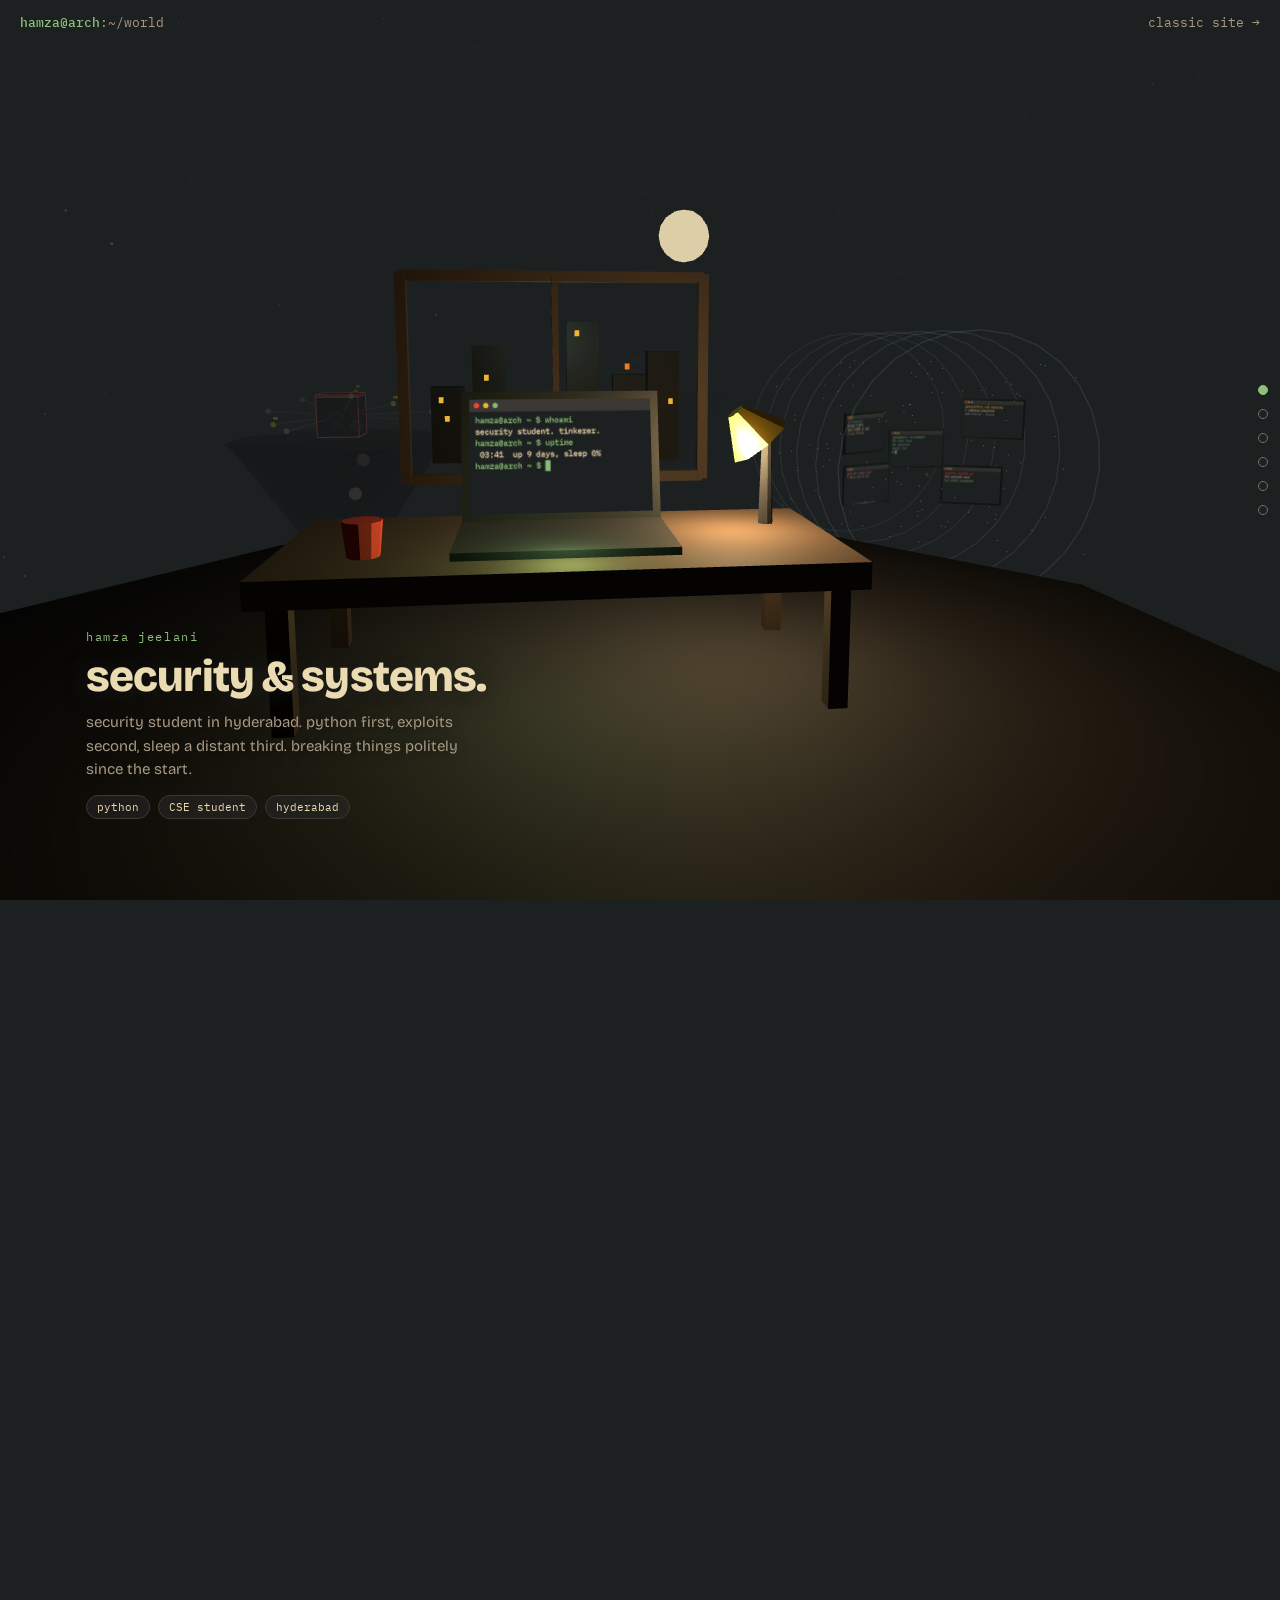
<file: world.html>
<!DOCTYPE html>
<html lang="en">
<head>
<meta charset="utf-8">
<meta name="viewport" content="width=device-width, initial-scale=1, viewport-fit=cover">
<title>hamza jeelani — world</title>
<meta name="description" content="A scroll-through world: security student and Python tinkerer from Hyderabad. Fly through the desk, the terminal, the CTF box, the workshop, the bench, and say hello.">
<link rel="icon" href="favicon.svg" type="image/svg+xml">
<link rel="preconnect" href="https://fonts.googleapis.com">
<link rel="preconnect" href="https://fonts.gstatic.com" crossorigin>
<link href="https://fonts.googleapis.com/css2?family=Bricolage+Grotesque:opsz,wght@12..96,500;12..96,700;12..96,800&family=IBM+Plex+Mono:ital,wght@0,400;0,500;1,400&display=swap" rel="stylesheet">
<style>
  :root{
    --wall:#1d2021; --bg:#282828; --bg-soft:#32302f; --line:#3c3836;
    --fg:#ebdbb2; --dim:#a89984; --faint:#7c6f64;
    --aqua:#8ec07c; --orange:#fe8019; --red:#fb4934; --yellow:#fabd2f;
    --sans:"Bricolage Grotesque",system-ui,sans-serif;
    --mono:"IBM Plex Mono",ui-monospace,monospace;
  }
  *{margin:0;padding:0;box-sizing:border-box}
  html{scroll-behavior:auto}
  body{
    background:var(--wall); color:var(--fg); font-family:var(--sans);
    overflow-x:hidden;
  }
  /* ---- fixed stage ---- */
  #stage{position:fixed; inset:0; z-index:0}
  #stage canvas{display:block; width:100%; height:100%}
  /* the scroll track — its height is the film's length */
  #track{position:relative; height:1080vh; pointer-events:none}

  /* ---- chrome ---- */
  header.hud{
    position:fixed; top:0; left:0; right:0; z-index:30;
    display:flex; justify-content:space-between; align-items:center;
    padding:calc(14px + env(safe-area-inset-top)) 20px 14px;
    font-family:var(--mono); font-size:13px; color:var(--dim);
    pointer-events:none;
  }
  header.hud a{color:var(--dim); text-decoration:none; pointer-events:auto}
  header.hud a:hover{color:var(--aqua)}
  header.hud .brand b{color:var(--aqua); font-weight:500}

  /* ---- route rail ---- */
  #rail{
    position:fixed; right:calc(12px + env(safe-area-inset-right)); top:50%;
    transform:translateY(-50%); z-index:30;
    display:flex; flex-direction:column; gap:14px;
  }
  #rail button{
    width:10px; height:10px; border-radius:50%;
    border:1px solid var(--faint); background:transparent;
    cursor:pointer; padding:0; position:relative;
  }
  #rail button.on{background:var(--accent,var(--aqua)); border-color:var(--accent,var(--aqua))}
  #rail button span{
    position:absolute; right:20px; top:50%; transform:translateY(-50%);
    font-family:var(--mono); font-size:11px; color:var(--dim);
    white-space:nowrap; opacity:0; transition:opacity .15s; pointer-events:none;
  }
  #rail button:hover span{opacity:1}

  /* ---- copy cards ---- */
  .copy{
    position:fixed; z-index:20; left:0; right:0;
    bottom:calc(9vh + env(safe-area-inset-bottom));
    display:flex; justify-content:flex-start;
    padding:0 min(7vw,86px);
    opacity:0; visibility:hidden; transform:translateY(14px);
    pointer-events:none;
  }
  .copy.right{justify-content:flex-end}
  .copy .card{max-width:430px}
  .copy .eyebrow{
    font-family:var(--mono); font-size:12px; letter-spacing:.14em;
    text-transform:lowercase; color:var(--accent,var(--aqua)); margin-bottom:10px;
  }
  .copy h2{
    font-size:clamp(26px,4.4vw,44px); font-weight:800; line-height:1.04;
    letter-spacing:-.02em; margin-bottom:12px;
    text-shadow:0 2px 24px rgba(29,32,33,.9);
  }
  .copy p{
    font-size:15px; line-height:1.55; color:var(--dim); max-width:40ch;
    text-shadow:0 1px 12px rgba(29,32,33,.9);
  }
  .copy .tags{display:flex; flex-wrap:wrap; gap:8px; margin-top:14px}
  .copy .tags span{
    font-family:var(--mono); font-size:11px; color:var(--fg);
    border:1px solid var(--line); background:rgba(40,40,40,.55);
    padding:4px 10px; border-radius:99px;
  }
  .copy .cta{display:flex; flex-wrap:wrap; gap:10px; margin-top:18px; pointer-events:auto}
  .copy .cta a{
    font-family:var(--mono); font-size:13px; text-decoration:none;
    padding:9px 16px; border-radius:6px; border:1px solid var(--line);
    color:var(--fg); background:rgba(40,40,40,.6);
  }
  .copy .cta a.primary{background:var(--aqua); border-color:var(--aqua); color:#1d2021; font-weight:500}
  .copy .cta a:hover{border-color:var(--aqua)}
  .copy .cta a.primary:hover{filter:brightness(1.08)}

  /* ---- scroll hint ---- */
  #hint{
    position:fixed; left:50%; bottom:calc(18px + env(safe-area-inset-bottom));
    transform:translateX(-50%); z-index:30;
    font-family:var(--mono); font-size:12px; color:var(--faint);
    display:flex; flex-direction:column; align-items:center; gap:6px;
    transition:opacity .5s; pointer-events:none;
  }
  #hint .chev{width:14px; height:14px; border-right:1px solid var(--faint);
    border-bottom:1px solid var(--faint); transform:rotate(45deg);
    animation:bob 1.6s ease-in-out infinite}
  @keyframes bob{0%,100%{transform:rotate(45deg) translate(0,0)}50%{transform:rotate(45deg) translate(4px,4px)}}

  /* ---- reduced-motion / no-WebGL fallback ---- */
  #fallback{display:none; max-width:640px; margin:0 auto; padding:80px 24px}
  #fallback section{margin-bottom:64px}
  #fallback .eyebrow{font-family:var(--mono); font-size:12px; letter-spacing:.14em; margin-bottom:8px}
  #fallback h2{font-size:30px; font-weight:800; letter-spacing:-.02em; margin-bottom:10px}
  #fallback p{color:var(--dim); line-height:1.6}
  #fallback .tags{display:flex; flex-wrap:wrap; gap:8px; margin-top:12px}
  #fallback .tags span{font-family:var(--mono); font-size:11px; border:1px solid var(--line); padding:4px 10px; border-radius:99px}
  #fallback .cta{display:flex; gap:10px; margin-top:16px; flex-wrap:wrap}
  #fallback .cta a{font-family:var(--mono); font-size:13px; text-decoration:none; padding:9px 16px; border-radius:6px; border:1px solid var(--line); color:var(--fg)}
  body.flat #stage,body.flat #rail,body.flat #hint,body.flat #track,body.flat .copy{display:none}
  body.flat #fallback{display:block}

  @media (max-width:700px){
    .copy{padding:0 20px}
    .copy .card{max-width:100%}
    .copy p{font-size:14px}
    #rail button span{display:none}
  }
</style>
</head>
<body>

<header class="hud">
  <div class="brand"><b>hamza@arch</b>:~/world</div>
  <a href="index.html">classic site →</a>
</header>

<div id="stage"></div>
<div id="track"></div>
<nav id="rail" aria-label="scenes"></nav>

<div id="hint"><span>scroll</span><div class="chev"></div></div>

<!-- copy cards are generated from COPY below -->

<main id="fallback">
  <!-- static fallback generated from COPY below -->
</main>

<script type="importmap">
{ "imports": { "three": "./assets/three.module.min.js" } }
</script>

<script type="module">
import * as THREE from 'three';

/* ============================================================
   content
============================================================ */
const GRUV = {
  wall:0x1d2021, bg:0x282828, bgSoft:0x32302f, line:0x3c3836,
  fg:0xebdbb2, dim:0xa89984, faint:0x7c6f64,
  aqua:0x8ec07c, orange:0xfe8019, red:0xfb4934, yellow:0xfabd2f,
  blue:0x83a598, purple:0xd3869b, green:0xb8bb26
};

const COPY = [
  { id:'desk', label:'the desk', accent:'#8ec07c', side:'left',
    eyebrow:'hamza jeelani', title:'security & systems.',
    body:'security student in hyderabad. python first, exploits second, sleep a distant third. breaking things politely since the start.',
    tags:['python','CSE student','hyderabad'] },
  { id:'terminal', label:'daily drivers', accent:'#83a598', side:'right',
    eyebrow:'daily drivers', title:'the terminal is home.',
    body:'arch + hyprland, a permanently unfinished rice, and a shell history that tells the real story.',
    tags:['arch','hyprland','linux-rice'] },
  { id:'ctf', label:'the box', accent:'#fb4934', side:'left',
    eyebrow:'breaking things politely', title:'give me a box, i’ll get a shell.',
    body:'CTFs on tryhackme — active directory, web exploitation, network analysis. breaking software teaches you more about it than building it.',
    tags:['tryhackme','active directory','web exploitation'] },
  { id:'workshop', label:'the workshop', accent:'#fabd2f', side:'right',
    eyebrow:'built because i needed them', title:'personal itches, shipped.',
    body:'playlists i wanted offline, credentials i didn’t want in someone’s cloud, secrets hidden in pixels. most of it started as a personal itch.',
    tags:['DART','Password_Manager','Steganography'] },
  { id:'bench', label:'the bench', accent:'#fe8019', side:'left',
    eyebrow:'now breaking hardware too', title:'when software isn’t enough.',
    body:'arduino and esp32 on a crowded bench — GPIO and interrupts, UART · I2C · SPI, a soldering iron and actual datasheets.',
    tags:['arduino','esp32','uart · i2c · spi'] },
  { id:'hello', label:'say hello', accent:'#8ec07c', side:'left',
    eyebrow:'say hello', title:'mail is fastest.',
    body:'“read the source. understand the system. own your stack.”',
    tags:[],
    cta:[
      {label:'email me', href:'mailto:hamza0jeelani@gmail.com', primary:true},
      {label:'github', href:'https://github.com/Crepco'},
      {label:'download cv', href:'Hamza_Jeelani_CV.pdf'}
    ] },
];
const N = COPY.length;

/* ============================================================
   DOM: copy cards, rail, fallback
============================================================ */
const cards = COPY.map((c,i)=>{
  const d = document.createElement('div');
  d.className = 'copy' + (c.side==='right' ? ' right' : '');
  d.style.setProperty('--accent', c.accent);
  d.innerHTML = `<div class="card">
    <div class="eyebrow">${c.eyebrow}</div>
    <h2>${c.title}</h2>
    <p>${c.body}</p>
    ${c.tags.length?`<div class="tags">${c.tags.map(t=>`<span>${t}</span>`).join('')}</div>`:''}
    ${c.cta?`<div class="cta">${c.cta.map(a=>`<a href="${a.href}" ${a.primary?'class="primary"':''} ${a.href.startsWith('http')?'target="_blank" rel="noopener"':''}>${a.label}</a>`).join('')}</div>`:''}
  </div>`;
  document.body.appendChild(d);
  return d;
});

const rail = document.getElementById('rail');
const railBtns = COPY.map((c,i)=>{
  const b = document.createElement('button');
  b.style.setProperty('--accent', c.accent);
  b.setAttribute('aria-label', c.label);
  b.innerHTML = `<span>${c.label}</span>`;
  b.addEventListener('click', ()=>{
    const max = document.documentElement.scrollHeight - innerHeight;
    scrollTo({top: ((i+0.5)/N)*max, behavior:'smooth'});
  });
  rail.appendChild(b);
  return b;
});

document.getElementById('fallback').innerHTML = COPY.map(c=>`
  <section>
    <div class="eyebrow" style="color:${c.accent}">${c.eyebrow}</div>
    <h2>${c.title}</h2>
    <p>${c.body}</p>
    ${c.tags.length?`<div class="tags">${c.tags.map(t=>`<span>${t}</span>`).join('')}</div>`:''}
    ${c.cta?`<div class="cta">${c.cta.map(a=>`<a href="${a.href}">${a.label}</a>`).join('')}</div>`:''}
  </section>`).join('');

/* ============================================================
   flat fallback: reduced motion or no WebGL
============================================================ */
function webglOK(){
  try{ const c=document.createElement('canvas');
    return !!(c.getContext('webgl2')||c.getContext('webgl')); }
  catch(e){ return false; }
}
const reduced = matchMedia('(prefers-reduced-motion: reduce)').matches;
if (reduced || !webglOK()){
  document.body.classList.add('flat');
} else {
  boot();
}

function boot(){
/* ============================================================
   renderer / scene
============================================================ */
const stage = document.getElementById('stage');
const renderer = new THREE.WebGLRenderer({antialias:true, powerPreference:'high-performance'});
const isTouch = matchMedia('(pointer: coarse)').matches;
renderer.setPixelRatio(Math.min(devicePixelRatio, isTouch?1.5:1.75));
renderer.setSize(innerWidth, innerHeight);
stage.appendChild(renderer.domElement);

const scene = new THREE.Scene();
scene.background = new THREE.Color(GRUV.wall);
scene.fog = new THREE.FogExp2(GRUV.wall, 0.016);

const camera = new THREE.PerspectiveCamera(55, innerWidth/innerHeight, 0.1, 300);

scene.add(new THREE.HemisphereLight(0x4a4540, 0x14100e, 1.1));

/* ============================================================
   helpers
============================================================ */
function mat(color, o={}){ return new THREE.MeshStandardMaterial({color, roughness:.85, metalness:0, flatShading:true, ...o}); }
function emis(color, i=1){ return new THREE.MeshBasicMaterial({color}); }
function box(g,w,h,d,color,x=0,y=0,z=0,o={}){
  const m = new THREE.Mesh(new THREE.BoxGeometry(w,h,d), o.m||mat(color,o));
  m.position.set(x,y,z); g.add(m); return m;
}
function cyl(g,rt,rb,h,color,x=0,y=0,z=0,seg=8,o={}){
  const m = new THREE.Mesh(new THREE.CylinderGeometry(rt,rb,h,seg), o.m||mat(color,o));
  m.position.set(x,y,z); g.add(m); return m;
}
function plight(g,color,int,dist,x,y,z){
  const l = new THREE.PointLight(color,int,dist,1.8); l.position.set(x,y,z); g.add(l); return l;
}
// island base under a scene
function island(g, r, color=GRUV.bgSoft){
  const top = cyl(g, r, r*0.94, 0.5, color, 0,-0.25,0, 10);
  const under = cyl(g, r*0.94, r*0.35, r*0.9, GRUV.bg, 0, -0.25-r*0.45-0.2, 0, 10);
  return top;
}
// canvas texture helper
function canvasTex(w,h,draw){
  const c = document.createElement('canvas'); c.width=w; c.height=h;
  draw(c.getContext('2d'), w, h);
  const t = new THREE.CanvasTexture(c);
  t.colorSpace = THREE.SRGBColorSpace;
  return t;
}
function terminalTex(lines, w=512, h=320, fs=22){
  return canvasTex(w,h,(x)=>{
    x.fillStyle = '#1d2021'; x.fillRect(0,0,w,h);
    x.fillStyle = '#3c3836'; x.fillRect(0,0,w,34);
    ['#fb4934','#fabd2f','#8ec07c'].forEach((c,i)=>{
      x.fillStyle=c; x.beginPath(); x.arc(20+i*26,17,7,0,7); x.fill();
    });
    x.font = `${fs}px "IBM Plex Mono", monospace`;
    lines.forEach((ln,i)=>{
      x.fillStyle = ln[0]; x.fillText(ln[1], 16, 66+i*(fs*1.45));
    });
  });
}

/* ============================================================
   scene builders — each returns an update(t, u) fn
   (t = seconds, u = scene-local progress 0..1)
============================================================ */
const updaters = [];

/* ---- 0 · the desk ---- */
function buildDesk(g){
  island(g, 9);
  // desk
  box(g, 6.4, .3, 3, 0x5a4634, 0, 1.5, 0);
  [[-2.9,-1.3],[2.9,-1.3],[-2.9,1.3],[2.9,1.3]].forEach(([x,z])=> box(g,.22,1.5,.22,0x4a3a2c,x,.75,z));
  // laptop
  const lap = new THREE.Group(); lap.position.set(0,1.68,0.1); g.add(lap);
  box(lap, 2.5, .12, 1.7, GRUV.bg, 0, 0, 0);
  const screenTx = terminalTex([
    ['#8ec07c','hamza@arch ~ $ whoami'],
    ['#ebdbb2','security student. tinkerer.'],
    ['#8ec07c','hamza@arch ~ $ uptime'],
    ['#ebdbb2',' 03:41  up 9 days, sleep 0%'],
    ['#8ec07c','hamza@arch ~ $ █'],
  ]);
  const scr = new THREE.Group(); scr.position.set(0,.06,-0.82); scr.rotation.x = -0.22; lap.add(scr);
  box(scr, 2.5, 1.65, .08, GRUV.bg, 0, .8, 0);
  const face = new THREE.Mesh(new THREE.PlaneGeometry(2.3,1.45),
    new THREE.MeshBasicMaterial({map:screenTx}));
  face.position.set(0,.8,.05); scr.add(face);
  // mug + steam
  cyl(g,.22,.18,.4,GRUV.red,-2.2,1.85,.6,10);
  const steam = [];
  for(let i=0;i<3;i++){
    const s = new THREE.Mesh(new THREE.SphereGeometry(.07,6,5),
      new THREE.MeshBasicMaterial({color:0x7c6f64, transparent:true, opacity:.35}));
    s.position.set(-2.2,2.2+i*.3,.6); g.add(s); steam.push(s);
  }
  // lamp
  cyl(g,.06,.1,1.4,GRUV.bg,2.6,2.2,-.6,8);
  const shade = cyl(g,.12,.42,.5,GRUV.yellow,2.35,2.9,-.6,8);
  shade.rotation.z = .7;
  plight(g, 0xffd9a0, 25, 12, 2.1, 2.7, -.2);
  plight(g, 0x8ec07c, 8, 6, 0, 2.2, 1.2);           // screen glow
  // window + skyline + moon (behind desk)
  const win = new THREE.Group(); win.position.set(0,3.4,-3.4); g.add(win);
  box(win, 4.6,.16,.16, 0x4a3a2c, 0, 1.55, 0); box(win, 4.6,.16,.16, 0x4a3a2c, 0,-1.55, 0);
  box(win, .16,3.2,.16, 0x4a3a2c, -2.3,0,0);   box(win, .16,3.2,.16, 0x4a3a2c, 2.3,0,0);
  box(win, .1,3.1,.1, 0x4a3a2c, 0,0,0);
  // skyline silhouettes
  const skyl = [[-1.8,1.3],[-1.1,2.0],[-.3,1.1],[.5,2.4],[1.3,1.5],[1.9,1.9]];
  skyl.forEach(([x,h],i)=> box(win, .55, h, .3, 0x141617, x, h/2-1.5, -1.6));
  // lit windows on buildings
  for(let i=0;i<10;i++){
    const w = new THREE.Mesh(new THREE.PlaneGeometry(.08,.1),
      new THREE.MeshBasicMaterial({color: Math.random()>.5?GRUV.yellow:GRUV.orange}));
    const b = skyl[i%skyl.length];
    w.position.set(b[0]+(Math.random()-.5)*.3, b[1]*Math.random()-1.2, -1.4);
    win.add(w);
  }
  const moon = new THREE.Mesh(new THREE.SphereGeometry(.5,10,8), emis(GRUV.fg));
  moon.position.set(2.6,2.6,-3.5); win.add(moon);
  plight(g, 0x83a598, 6, 14, 0, 4, -4);

  updaters.push((t)=>{
    steam.forEach((s,i)=>{
      const p = ((t*.4 + i/3) % 1);
      s.position.y = 2.1 + p*1.1;
      s.material.opacity = .35*(1-p);
      s.position.x = -2.2 + Math.sin(t*2+i)*0.06;
    });
  });
}

/* ---- 1 · inside the terminal ---- */
function buildTerminal(g){
  const panes = [
    {p:[-3.4, 1.4, 1.2], r:.5, lines:[
      ['#83a598','~/.config/hypr'],['#ebdbb2','monitor = eDP-1'],
      ['#ebdbb2','bind = SUPER, Q, exec'],['#a89984','# never finished']]},
    {p:[0, .2, 0], r:0, lines:[
      ['#8ec07c','hamza@arch ~ $ neofetch'],['#83a598','OS: Arch (btw)'],
      ['#83a598','WM: Hyprland'],['#83a598','Shell: zsh'],['#8ec07c','$ █']]},
    {p:[3.5, 1.8, 1.4], r:-.5, lines:[
      ['#fabd2f','[playerctl] now playing'],['#ebdbb2','♪ offline playlist'],
      ['#a89984','128 tracks · local']]},
    {p:[2.8,-1.6,.8], r:-.35, lines:[
      ['#fb4934','python3 exploit.py'],['#ebdbb2','[+] payload sent'],
      ['#8ec07c','[+] shell acquired']]},
    {p:[-3.0,-1.4,.7], r:.35, lines:[
      ['#d3869b','git push origin rice'],['#a89984','→ linux-rice @ main']]},
  ];
  panes.forEach(pn=>{
    const grp = new THREE.Group();
    grp.position.set(...pn.p); grp.rotation.y = pn.r; g.add(grp);
    box(grp, 3.1, 2.1, .1, GRUV.bg);
    const f = new THREE.Mesh(new THREE.PlaneGeometry(2.9,1.9),
      new THREE.MeshBasicMaterial({map: terminalTex(pn.lines, 512, 336, 24)}));
    f.position.z = .07; grp.add(f);
    pn.grp = grp; pn.y0 = pn.p[1];
  });
  // wireframe tunnel rings
  const rings = [];
  for(let i=0;i<6;i++){
    const r = new THREE.Mesh(new THREE.TorusGeometry(6.5, .03, 6, 28),
      new THREE.MeshBasicMaterial({color:GRUV.blue, transparent:true, opacity:.24}));
    r.position.z = 6 - i*3.2; g.add(r); rings.push(r);
  }
  // falling glyph columns (points)
  const gcount = 130;
  const gpos = new Float32Array(gcount*3);
  for(let i=0;i<gcount;i++){
    gpos[i*3] = (Math.random()-.5)*14;
    gpos[i*3+1] = (Math.random()-.5)*10;
    gpos[i*3+2] = (Math.random()-.5)*10;
  }
  const ggeo = new THREE.BufferGeometry();
  ggeo.setAttribute('position', new THREE.BufferAttribute(gpos,3));
  const glyphs = new THREE.Points(ggeo, new THREE.PointsMaterial({color:GRUV.aqua, size:.09, transparent:true, opacity:.7}));
  g.add(glyphs);
  plight(g, GRUV.aqua, 16, 18, 0, 2, 3);
  plight(g, 0x83a598, 12, 18, -3, -2, 1);

  updaters.push((t)=>{
    panes.forEach((pn,i)=>{ pn.grp.position.y = pn.y0 + Math.sin(t*.9+i*1.7)*.14; });
    const p = glyphs.geometry.attributes.position;
    for(let i=0;i<gcount;i++){
      let y = p.getY(i) - .014;
      if (y < -5) y = 5;
      p.setY(i,y);
    }
    p.needsUpdate = true;
    rings.forEach((r,i)=>{ r.rotation.z = t*.12*(i%2?1:-1); });
  });
}

/* ---- 2 · the CTF box ---- */
function buildCTF(g){
  island(g, 10, 0x2c2626);
  // vault cube
  const cube = new THREE.Group(); cube.position.y = 2.2; g.add(cube);
  box(cube, 3.6, 3.6, 3.6, GRUV.bg);
  const edges = new THREE.LineSegments(
    new THREE.EdgesGeometry(new THREE.BoxGeometry(3.65,3.65,3.65)),
    new THREE.LineBasicMaterial({color:GRUV.red}));
  cube.add(edges);
  // lid (top face hinged at back)
  const lid = new THREE.Group(); lid.position.set(0, 1.8, -1.8); cube.add(lid);
  box(lid, 3.6, .18, 3.6, 0x3a3234, 0, .09, 1.8);
  const lidEdge = new THREE.LineSegments(
    new THREE.EdgesGeometry(new THREE.BoxGeometry(3.62,.2,3.62)),
    new THREE.LineBasicMaterial({color:GRUV.red}));
  lidEdge.position.set(0,.09,1.8); lid.add(lidEdge);
  // glow inside
  const core = new THREE.Mesh(new THREE.IcosahedronGeometry(.7,0), emis(GRUV.red));
  core.position.y = .3; cube.add(core);
  const coreLight = plight(cube, GRUV.red, 0, 10, 0, .6, 0);
  // padlock shackle on front
  const sh = new THREE.Mesh(new THREE.TorusGeometry(.5,.1,6,14,Math.PI),
    mat(0x8a8a7a)); sh.position.set(0,-.1,1.95); cube.add(sh);
  box(cube, .9,.8,.25, 0x6a6a5c, 0,-.75,1.95);
  // network graph — nodes orbiting, some captured (flagged)
  const nodes = [];
  for(let i=0;i<9;i++){
    const a = (i/9)*Math.PI*2, r = 6+ (i%3);
    const captured = i%3===0;
    const n = new THREE.Mesh(new THREE.SphereGeometry(.24,8,6),
      emis(captured?GRUV.green:GRUV.faint));
    n.userData = {a, r, h: 1.5 + (i%4)*.9, captured};
    g.add(n); nodes.push(n);
    if (captured){
      const flag = new THREE.Group(); n.add(flag);
      box(flag,.03,.7,.03,GRUV.fg,0,.35,0);
      const cloth = new THREE.Mesh(new THREE.PlaneGeometry(.4,.24),
        new THREE.MeshBasicMaterial({color:GRUV.green, side:THREE.DoubleSide}));
      cloth.position.set(.2,.55,0); flag.add(cloth);
    }
  }
  // edges to cube
  const lineMat = new THREE.LineBasicMaterial({color:GRUV.faint, transparent:true, opacity:.4});
  const linePos = new Float32Array(nodes.length*6);
  const lineGeo = new THREE.BufferGeometry();
  lineGeo.setAttribute('position', new THREE.BufferAttribute(linePos,3));
  g.add(new THREE.LineSegments(lineGeo, lineMat));
  plight(g, 0x9d8a6f, 10, 20, 4, 6, 6);

  updaters.push((t,u)=>{
    // lid opens as you approach (u .25→.6), core wakes
    const open = THREE.MathUtils.smoothstep(u, .25, .6);
    lid.rotation.x = -open * 1.9;
    coreLight.intensity = open * 30;
    core.rotation.y = t*.8; core.rotation.x = t*.5;
    core.scale.setScalar(.8 + open*.5 + Math.sin(t*3)*.06*open);
    nodes.forEach((n,i)=>{
      const d = n.userData;
      const a = d.a + t*.1;
      n.position.set(Math.cos(a)*d.r, d.h + Math.sin(t+i)*.2, Math.sin(a)*d.r);
      linePos[i*6] = n.position.x; linePos[i*6+1] = n.position.y; linePos[i*6+2] = n.position.z;
      linePos[i*6+3] = 0; linePos[i*6+4] = 2.2; linePos[i*6+5] = 0;
    });
    lineGeo.attributes.position.needsUpdate = true;
  });
}

/* ---- 3 · the workshop ---- */
function buildWorkshop(g){
  island(g, 10, 0x2e2a24);
  // shelf back wall
  box(g, 9, 6, .3, 0x3a332b, 0, 3, -3);
  [[-2.2,1.6],[2.2,1.6],[-2.2,3.4],[2.2,3.4]].forEach(([x,y])=> box(g, 4,.16,1.6, 0x5a4634, x, y, -2.2));
  // DART — target + dart
  const target = new THREE.Group(); target.position.set(-2.2, 2.5, -2.1); g.add(target);
  [[.85,GRUV.red],[.6,GRUV.fg],[.35,GRUV.red],[.14,GRUV.yellow]].forEach(([r,c],i)=>{
    const d = new THREE.Mesh(new THREE.CylinderGeometry(r,r,.06+i*.02,20), mat(c));
    d.rotation.x = Math.PI/2; target.add(d);
  });
  const dart = new THREE.Group(); target.add(dart);
  cyl(dart,.03,.03,.7,0x8a8a7a,0,0,.45,6).rotation.x = Math.PI/2;
  cyl(dart,.001,.09,.2,GRUV.aqua,0,0,.85,4).rotation.x = -Math.PI/2;
  // Password_Manager — small safe
  const safe = new THREE.Group(); safe.position.set(2.2, 2.2, -2.1); g.add(safe);
  box(safe, 1.5, 1.5, 1.3, 0x4a4a42);
  const dial = cyl(safe,.3,.3,.12,GRUV.yellow,0,0,.7,10);
  dial.rotation.x = Math.PI/2;
  box(safe,.08,.5,.05,GRUV.bg,0,0,.78);
  // Steganography — picture frame with noisy pixels
  const stegTex = canvasTex(128,96,(x,w,h)=>{
    const grad = x.createLinearGradient(0,0,0,h);
    grad.addColorStop(0,'#83a598'); grad.addColorStop(1,'#3c3836');
    x.fillStyle=grad; x.fillRect(0,0,w,h);
    x.fillStyle='#282828';
    for(let i=0;i<180;i++){ if(Math.random()>.5) x.fillRect((Math.random()*w)|0,(Math.random()*h)|0,2,2); }
    x.fillStyle='#8ec07c'; x.font='10px monospace'; x.fillText('psst',8,86);
  });
  const frame = new THREE.Group(); frame.position.set(-2.2,4.3,-2.1); g.add(frame);
  box(frame, 1.9, 1.4, .1, 0x5a4634);
  const pic = new THREE.Mesh(new THREE.PlaneGeometry(1.6,1.1), new THREE.MeshBasicMaterial({map:stegTex}));
  pic.position.z = .08; frame.add(pic);
  // music_remover / spotify — floating disc + notes
  const disc = new THREE.Mesh(new THREE.CylinderGeometry(.7,.7,.06,20), mat(0x1db954, {emissive:0x0a5426, emissiveIntensity:.6}));
  disc.position.set(2.2, 4.3, -2.1); g.add(disc);
  const notes = [];
  for(let i=0;i<4;i++){
    const n = new THREE.Group(); g.add(n); notes.push(n);
    cyl(n,.09,.09,.05,GRUV.fg,0,0,0,8).rotation.x=Math.PI/2;
    box(n,.03,.5,.03,GRUV.fg,.09,.25,0);
    n.userData={i};
  }
  plight(g, 0xffca7a, 20, 16, 0, 5, 2);
  plight(g, GRUV.yellow, 8, 10, 2.2, 2.4, 0);

  updaters.push((t)=>{
    dial.rotation.y = t*.7;
    disc.rotation.y = t*1.4;
    dart.position.z = .1 + Math.abs(Math.sin(t*.8))*.25;
    notes.forEach(n=>{
      const p = ((t*.25 + n.userData.i/4) % 1);
      n.position.set(2.2 + Math.sin(p*6.3)*.5, 4.5 + p*1.4, -2.1 + Math.cos(p*6.3)*.3);
      n.rotation.z = Math.sin(t+n.userData.i)*.3;
      n.children.forEach(c=>{ if(c.material){c.material.transparent=true; c.material.opacity=1-p;} });
    });
  });
}

/* ---- 4 · the bench ---- */
function buildBench(g){
  island(g, 10, 0x2a2c24);
  // breadboard base
  const bbTex = canvasTex(256,160,(x,w,h)=>{
    x.fillStyle='#ddd6c1'; x.fillRect(0,0,w,h);
    x.fillStyle='#8a8474';
    for(let r=0;r<10;r++) for(let c=0;c<24;c++) x.fillRect(10+c*10, 12+r*14, 3,3);
    x.fillStyle='#fb4934'; x.fillRect(0,0,w,4);
    x.fillStyle='#83a598'; x.fillRect(0,h-4,w,4);
  });
  const bb = new THREE.Mesh(new THREE.BoxGeometry(7,.3,4.4),
    new THREE.MeshStandardMaterial({map:bbTex, roughness:.9}));
  bb.position.y = .8; g.add(bb);
  // arduino (teal) + esp32 (dark)
  const ard = new THREE.Group(); ard.position.set(-1.8,1.05,.6); g.add(ard);
  box(ard, 1.7,.12,1.2, 0x0f7a8a);
  box(ard, .5,.14,.5, 0x111213, .2,.12,0);      // MCU
  box(ard, .35,.2,.5, 0x8a8a7a, -.75,.14,-.3);  // usb
  const esp = new THREE.Group(); esp.position.set(1.6,1.05,-.9); g.add(esp);
  box(esp, 1.2,.12,.7, 0x16161a);
  box(esp, .45,.16,.45, 0x2a2a30, -.1,.12,0);
  // LEDs
  const leds = [];
  [[-.4,GRUV.red],[.1,GRUV.yellow],[.6,GRUV.green]].forEach(([x,c])=>{
    const l = new THREE.Mesh(new THREE.SphereGeometry(.07,6,5), emis(c));
    l.position.set(x,1.05,1.6); g.add(l); leds.push({m:l, c});
  });
  // jumper wires (tubes)
  const wires = [[[-1.2,1.1,.6],[0,1.9,0],[1.2,1.1,-.9],GRUV.orange],
                 [[-2.2,1.1,.2],[-1,1.7,1.4],[.2,1.05,1.6],GRUV.red],
                 [[2.2,1.1,-.6],[1.4,1.8,.8],[.6,1.05,1.6],GRUV.blue]];
  wires.forEach(([a,b,c,col])=>{
    const crv = new THREE.CatmullRomCurve3([new THREE.Vector3(...a), new THREE.Vector3(...b), new THREE.Vector3(...c)]);
    g.add(new THREE.Mesh(new THREE.TubeGeometry(crv, 12, .035, 5), mat(col)));
  });
  // oscilloscope with live wave
  const scopeC = document.createElement('canvas'); scopeC.width=256; scopeC.height=160;
  const scopeTex = new THREE.CanvasTexture(scopeC); scopeTex.colorSpace = THREE.SRGBColorSpace;
  const scope = new THREE.Group(); scope.position.set(0, 2.0, -2.4); g.add(scope);
  box(scope, 2.6,1.9,1.4, 0x3a3a36);
  const scr = new THREE.Mesh(new THREE.PlaneGeometry(2,1.3), new THREE.MeshBasicMaterial({map:scopeTex}));
  scr.position.set(0,.1,.71); scope.add(scr);
  cyl(scope,.09,.09,.12,GRUV.faint,-.8,-.75,.71,8).rotation.x=Math.PI/2;
  cyl(scope,.09,.09,.12,GRUV.faint,-.45,-.75,.71,8).rotation.x=Math.PI/2;
  // soldering iron in stand
  const iron = new THREE.Group(); iron.position.set(2.6,1.1,1.2); iron.rotation.z=.5; g.add(iron);
  cyl(iron,.06,.06,.9,0x2a2a2e,0,.4,0,6);
  cyl(iron,.005,.04,.3,0x8a8a7a,0,.95,0,6);
  const tip = new THREE.Mesh(new THREE.SphereGeometry(.03,5,4), emis(GRUV.orange));
  tip.position.y=1.1; iron.add(tip);
  plight(g, 0xfff1c9, 18, 16, 0, 5, 2);
  plight(g, GRUV.green, 5, 8, 0, 1.6, 1.6);

  const sx = scopeC.getContext('2d');
  updaters.push((t)=>{
    // scope trace
    sx.fillStyle='#0f1410'; sx.fillRect(0,0,256,160);
    sx.strokeStyle='#1d2a1e'; sx.lineWidth=1;
    for(let i=0;i<8;i++){ sx.beginPath(); sx.moveTo(i*32,0); sx.lineTo(i*32,160); sx.stroke(); }
    for(let i=0;i<5;i++){ sx.beginPath(); sx.moveTo(0,i*32); sx.lineTo(256,i*32); sx.stroke(); }
    sx.strokeStyle='#8ec07c'; sx.lineWidth=2; sx.beginPath();
    for(let x=0;x<=256;x+=4){
      const y = 80 - Math.sin(x*.05 + t*3)*40*Math.sin(t*.5+x*.002);
      x===0 ? sx.moveTo(x,y) : sx.lineTo(x,y);
    }
    sx.stroke();
    scopeTex.needsUpdate = true;
    leds.forEach((l,i)=>{ l.m.material.color.setHex( (Math.sin(t*3+i*2.1)>0) ? l.c : 0x3c3836 ); });
  });
}

/* ---- 5 · the signal tower ---- */
function buildTower(g){
  island(g, 8, 0x24282c);
  // lattice mast: 3 tapering segments with cross-bracing feel
  const mastMat = mat(0x8a8a7a);
  for(let s=0;s<3;s++){
    const r0 = 1.1 - s*.3, r1 = .8 - s*.3, y = s*3;
    for(let i=0;i<3;i++){
      const a = i/3*Math.PI*2;
      const leg = new THREE.Mesh(new THREE.CylinderGeometry(.05,.05,3.1,5), mastMat);
      const x0 = Math.cos(a)*r0, z0 = Math.sin(a)*r0;
      const x1 = Math.cos(a)*r1, z1 = Math.sin(a)*r1;
      leg.position.set((x0+x1)/2, y+1.5, (z0+z1)/2);
      leg.rotation.z = (x0-x1)/3; leg.rotation.x = -(z0-z1)/3;
      g.add(leg);
    }
    const ring = new THREE.Mesh(new THREE.TorusGeometry(r1+.02,.03,5,12), mastMat);
    ring.rotation.x = Math.PI/2; ring.position.y = y+3; g.add(ring);
  }
  // beacon
  const beacon = new THREE.Mesh(new THREE.SphereGeometry(.22,8,6), emis(GRUV.red));
  beacon.position.y = 9.4; g.add(beacon);
  const beaconLight = plight(g, GRUV.red, 20, 20, 0, 9.4, 0);
  // dish
  const dish = new THREE.Mesh(new THREE.SphereGeometry(.8,10,8,0,Math.PI*2,0,1.1), mat(GRUV.fg));
  dish.position.set(.9,6.2,0); dish.rotation.z = -.9; g.add(dish);
  // expanding signal rings
  const rings = [];
  for(let i=0;i<4;i++){
    const r = new THREE.Mesh(new THREE.TorusGeometry(1,.04,5,32),
      new THREE.MeshBasicMaterial({color:GRUV.aqua, transparent:true, opacity:.5}));
    r.rotation.x = Math.PI/2; r.position.y = 9.4; g.add(r); rings.push(r);
  }
  // little mailbox at base (say hello)
  const mb = new THREE.Group(); mb.position.set(3.4,.6,2.4); mb.rotation.y=-.5; g.add(mb);
  cyl(mb,.05,.05,1.1,0x5a4634,0,0,0,6);
  box(mb,.7,.5,.45,GRUV.aqua,0,.75,0);
  box(mb,.1,.25,.03,GRUV.red,.3,1.1,0);
  plight(g, GRUV.aqua, 10, 14, 2, 3, 3);

  updaters.push((t)=>{
    rings.forEach((r,i)=>{
      const p = ((t*.35 + i/4) % 1);
      r.scale.setScalar(.4 + p*7);
      r.material.opacity = .5*(1-p);
    });
    beacon.material.color.setHex(Math.sin(t*2.5)>0 ? GRUV.red : 0x5a3030);
    beaconLight.intensity = 12 + Math.sin(t*2.5)*10;
  });
}

/* ============================================================
   world assembly — scenes along a winding corridor
============================================================ */
const SCENE_DEFS = [
  { pos:[  0, 0,    0], build: buildDesk },
  { pos:[ 20,-2,  -34], build: buildTerminal },
  { pos:[-18,-5,  -72], build: buildCTF },
  { pos:[ 16,-3, -108], build: buildWorkshop },
  { pos:[-14,-1, -144], build: buildBench },
  { pos:[  2, 2, -184], build: buildTower },
];
SCENE_DEFS.forEach(def=>{
  const g = new THREE.Group();
  g.position.set(...def.pos);
  def.build(g);
  scene.add(g);
});

// drifting dust through the whole corridor
{
  const n = isTouch ? 250 : 500;
  const pos = new Float32Array(n*3);
  for(let i=0;i<n;i++){
    pos[i*3]   = (Math.random()-.5)*70;
    pos[i*3+1] = (Math.random()-.5)*40;
    pos[i*3+2] = 20 - Math.random()*220;
  }
  const geo = new THREE.BufferGeometry();
  geo.setAttribute('position', new THREE.BufferAttribute(pos,3));
  scene.add(new THREE.Points(geo, new THREE.PointsMaterial({color:0x7c6f64, size:.08, transparent:true, opacity:.5})));
}

/* ============================================================
   camera path
   waypoints: A_i (approach) and F_i (focus) per scene, + exit E
============================================================ */
const P = (x,y,z)=> new THREE.Vector3(x,y,z);
const camPts = [
  P(0, 5.5, 15),   P(0, 2.6, 4.6),      // desk: high approach → close on laptop
  P(9, 1.5, -15),  P(20, .5, -27),      // terminal: swing right, in among panes
  P(-2,-1, -52),   P(-12.5,-2.2,-62.5), // ctf: cut left, settle before the box
  P(3, -2, -89),   P(11.5,-1.4,-99.5),  // workshop
  P(-1, 0, -125),  P(-9.5,.6,-135.5),   // bench
  P(-3, 3.5,-163), P(2, 4.6,-172.5),    // tower
  P(2, 4.2,-174.5),                     // final ease-in
];
const lookPts = [
  P(0,1.9,-.5),    P(0,1.9,-.5),
  P(20,-1.5,-34),  P(20,-1.5,-34),
  P(-18,-2.5,-72), P(-18,-2.5,-72),
  P(16,-.5,-108),  P(16,-.5,-108),
  P(-14,.6,-144),  P(-14,.6,-144),
  P(2,7,-184),     P(2,6.5,-184),
  P(2,6.2,-184),
];
const camCurve  = new THREE.CatmullRomCurve3(camPts,  false, 'centripetal', .5);
const lookCurve = new THREE.CatmullRomCurve3(lookPts, false, 'centripetal', .5);
const M = camPts.length;

// map scroll progress → waypoint-index space, with a linger at each focus
function progressToT(p){
  p = THREE.MathUtils.clamp(p, 0, 1);
  const band = p * N;                      // which scene band
  const i = Math.min(N-1, Math.floor(band));
  let local = band - i;                    // 0..1 inside scene i
  // gentle sinusoidal linger: slow near the focus (local .5), quicker at seams
  local = local + 0.13*Math.sin(local*Math.PI*2);
  const idx = 2*i + 2*local;               // A_i → F_i → A_{i+1}
  return THREE.MathUtils.clamp(idx/(M-1), 0, 1);
}

/* ============================================================
   scroll + render loop
============================================================ */
let targetP = 0, curT = 0, curLook = new THREE.Vector3().copy(lookPts[0]);
let mouseX = 0, mouseY = 0, forceP = null;
const hint = document.getElementById('hint');

function readScroll(){
  if (forceP !== null){ targetP = forceP; return; }
  const max = document.documentElement.scrollHeight - innerHeight;
  targetP = max>0 ? scrollY/max : 0;
  if (scrollY > 40) hint.style.opacity = '0';
}
readScroll();

if (!isTouch){
  addEventListener('pointermove', e=>{
    mouseX = (e.clientX/innerWidth - .5);
    mouseY = (e.clientY/innerHeight - .5);
  }, {passive:true});
}

// resize — on touch, ignore height-only changes (URL bar show/hide)
let lastW = innerWidth;
addEventListener('resize', ()=>{
  if (isTouch && innerWidth === lastW) return;
  lastW = innerWidth;
  camera.aspect = innerWidth/innerHeight;
  camera.updateProjectionMatrix();
  renderer.setSize(innerWidth, innerHeight);
});

const clock = new THREE.Clock();
const camPos = new THREE.Vector3(), lookPos = new THREE.Vector3();
window.__world = { camera, camCurve, lookCurve, progressToT, get targetP(){return targetP}, get curT(){return curT} };

function frame(){
  requestAnimationFrame(frame);
  frameCore(Math.min(clock.getDelta(), .05));
}
window.__world.snap = (p)=>{
  const max = document.documentElement.scrollHeight - innerHeight;
  scrollTo(0, p*max);
  forceP = p; for(let i=0;i<90;i++) frameCore(1/30); forceP = null;
};

function frameCore(dt){
  const t = clock.elapsedTime;
  readScroll();   // per-frame: survives scroll restoration and missed events

  // smooth-follow the scroll target
  const targetT = progressToT(targetP);
  curT += (targetT - curT) * Math.min(1, dt*5);

  camCurve.getPoint(curT, camPos);
  lookCurve.getPoint(curT, lookPos);
  // subtle mouse parallax
  camPos.x += mouseX * .6; camPos.y -= mouseY * .4;
  camera.position.copy(camPos);
  curLook.lerp(lookPos, Math.min(1, dt*6));
  camera.lookAt(curLook);

  // per-scene animations + copy visibility + rail
  const band = THREE.MathUtils.clamp(targetP,0,1) * N;
  const active = Math.min(N-1, Math.floor(band));
  for (let i=0;i<N;i++){
    const u = THREE.MathUtils.clamp(band - i, 0, 1);
    updaters[i] && updaters[i](t, u);
    // copy: fade in .18–.34, out .72–.9 (first starts visible, last stays)
    let o;
    if (i===0)      o = 1 - THREE.MathUtils.smoothstep(u,.72,.9);
    else if (i===N-1) o = THREE.MathUtils.smoothstep(u,.18,.4);
    else o = THREE.MathUtils.smoothstep(u,.18,.34) * (1-THREE.MathUtils.smoothstep(u,.72,.9));
    if (i===0 && targetP<=0) o = 1;
    const el = cards[i];
    el.style.opacity = o.toFixed(3);
    el.style.visibility = o>.01 ? 'visible' : 'hidden';
    el.style.transform = `translateY(${(1-o)*14}px)`;
    railBtns[i].classList.toggle('on', i===active);
  }

  renderer.render(scene, camera);
}
frame();
}
</script>
</body>
</html>
</file>
